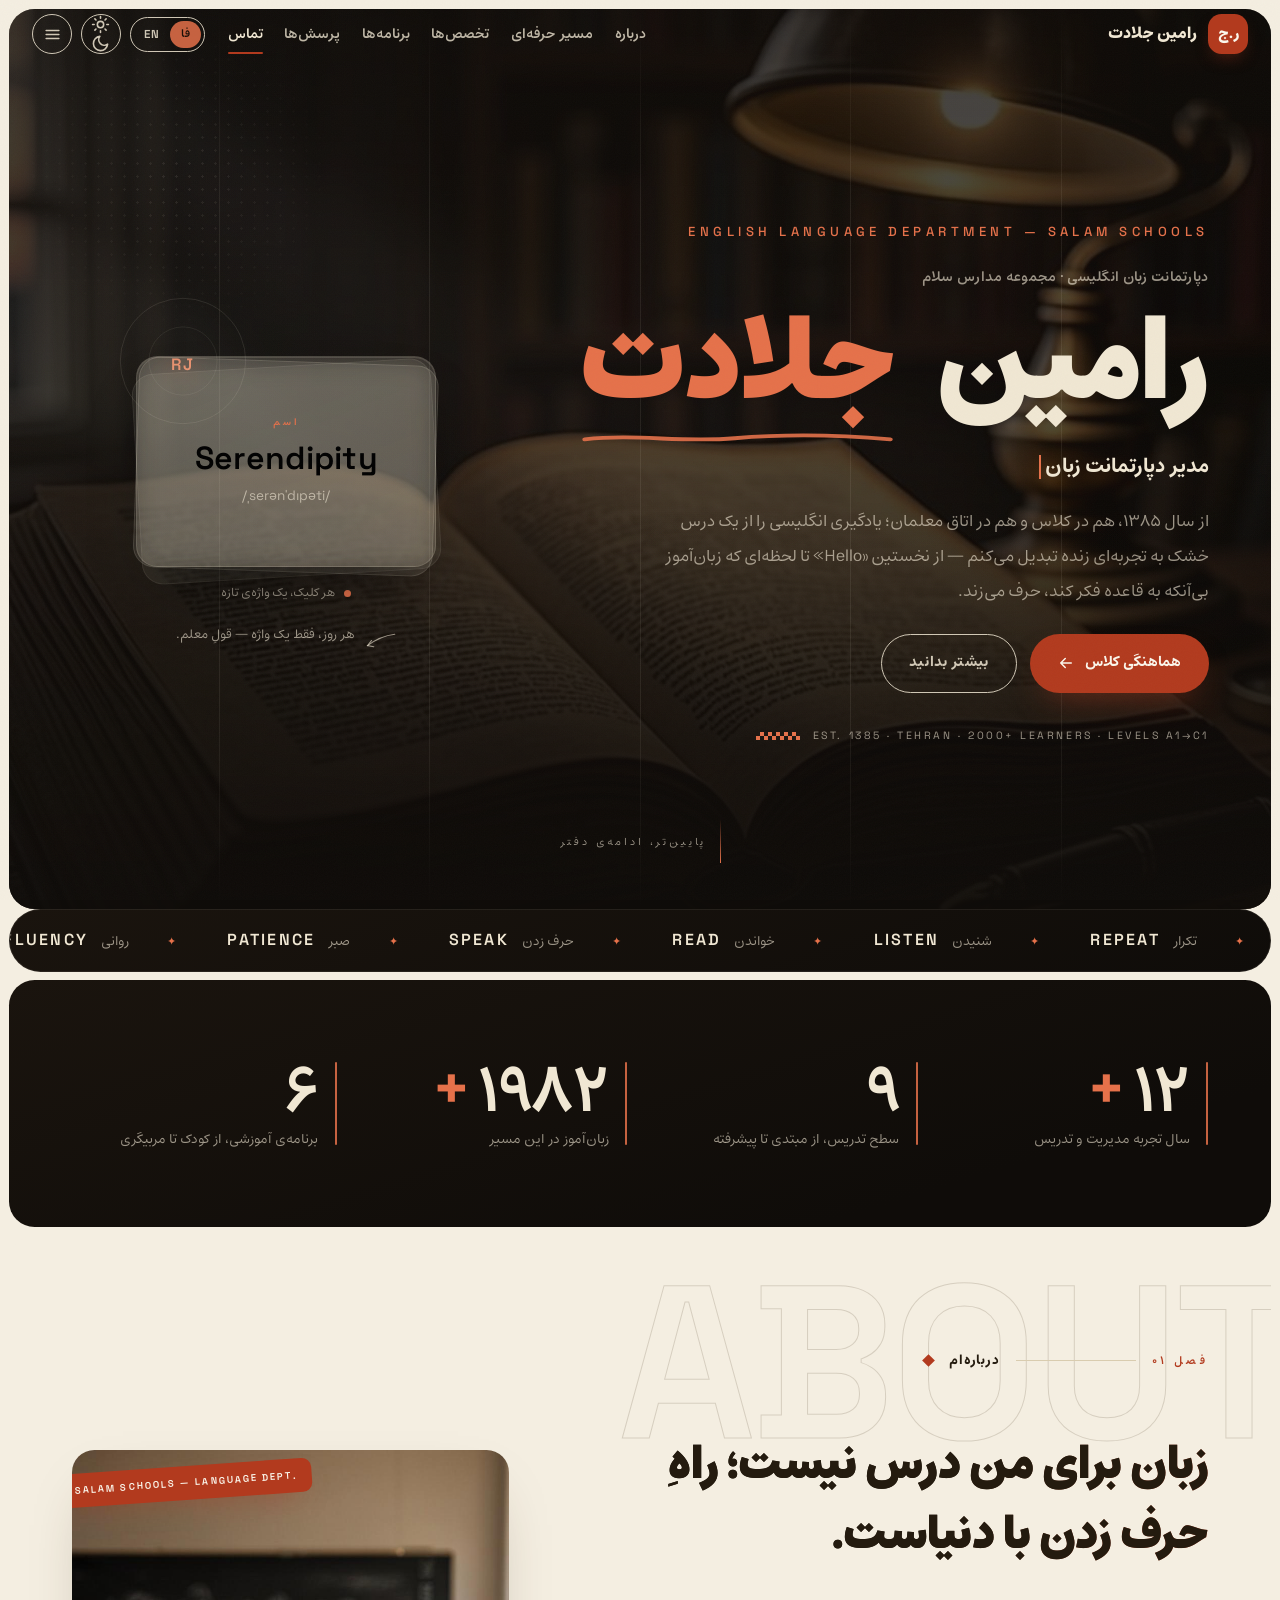
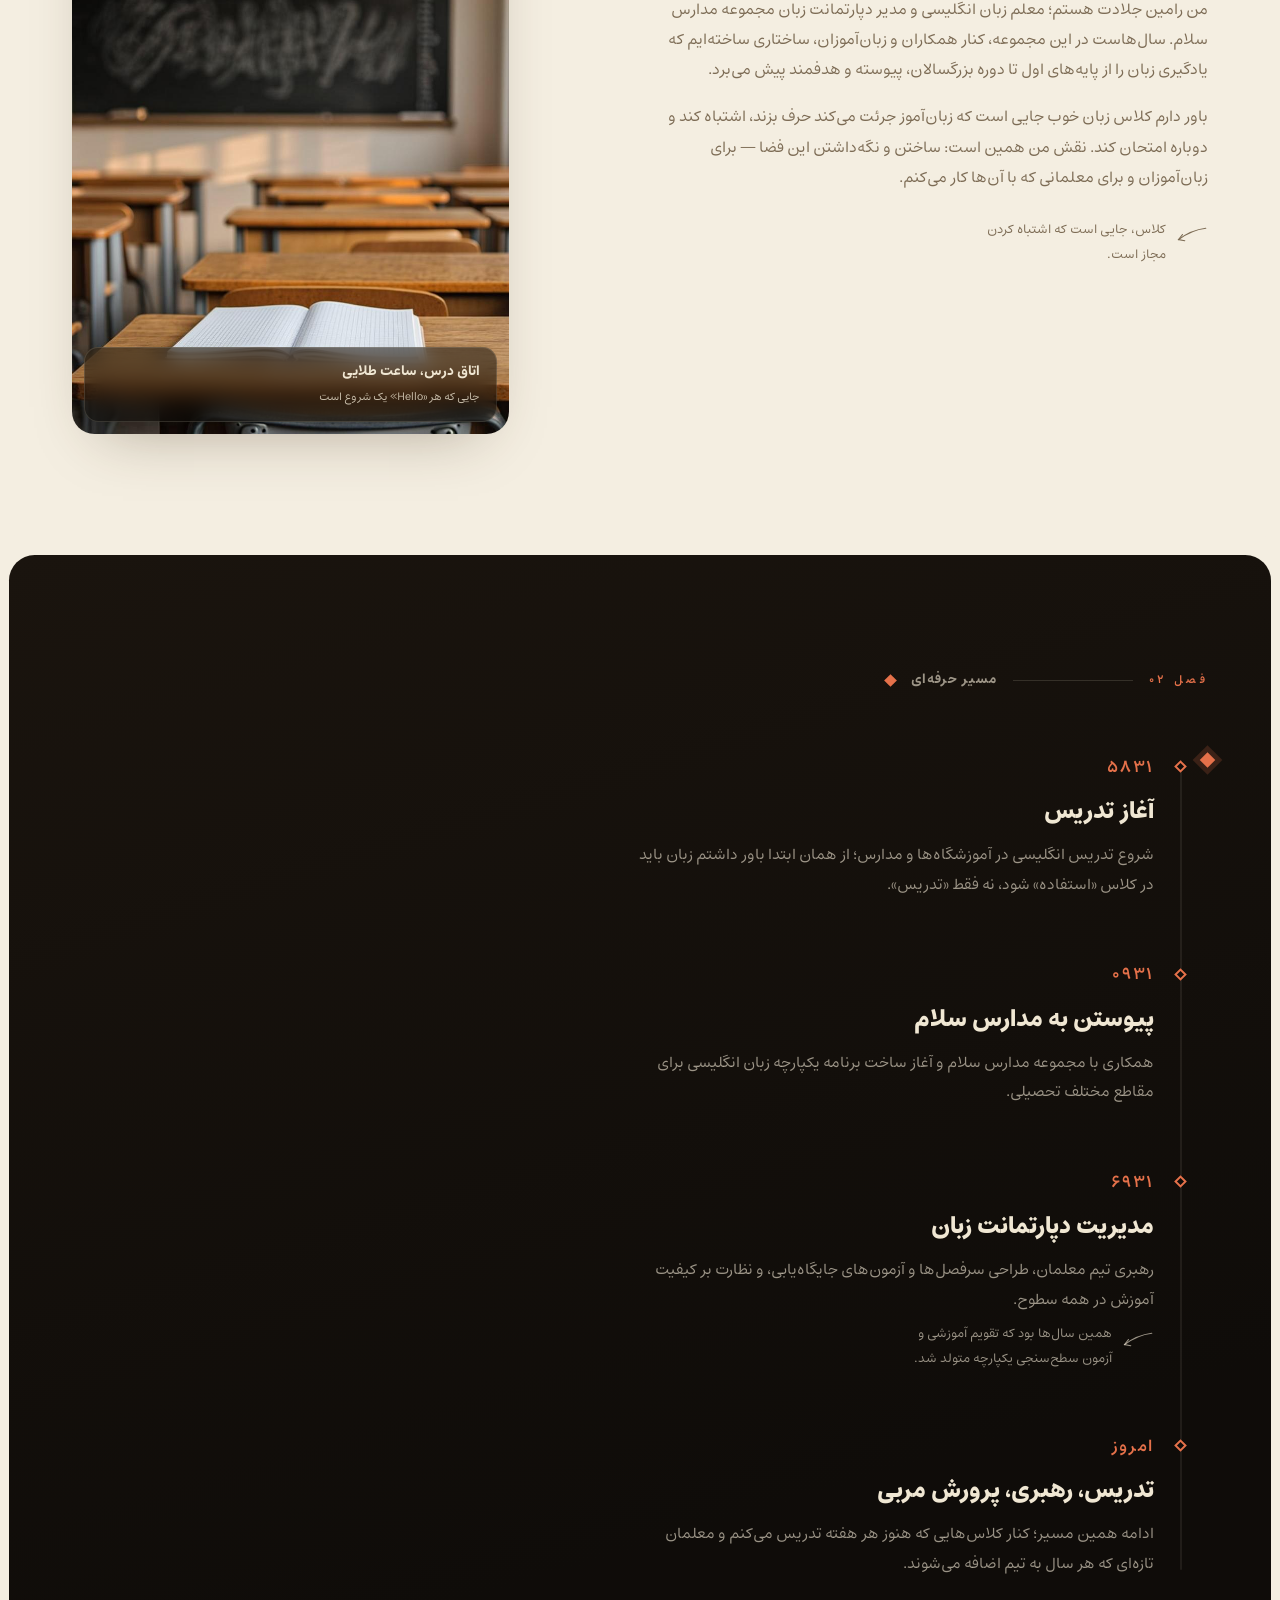
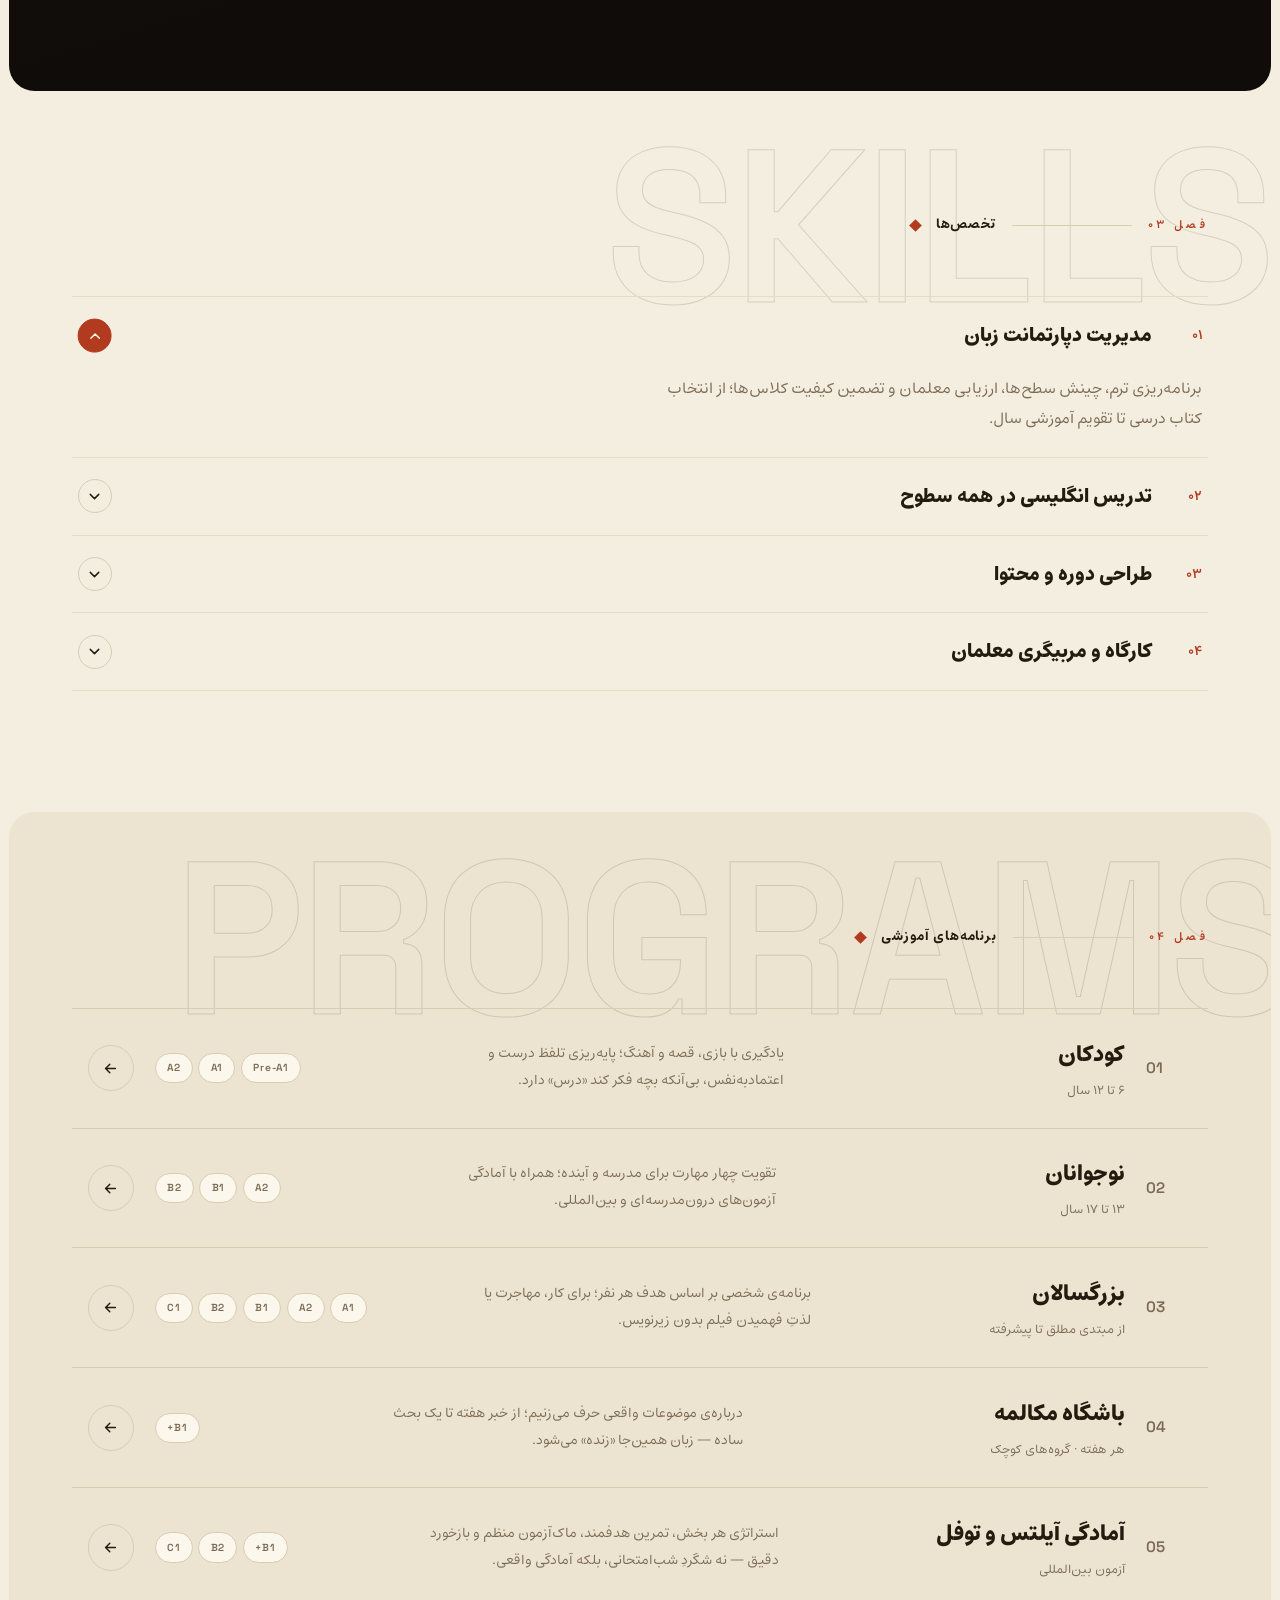
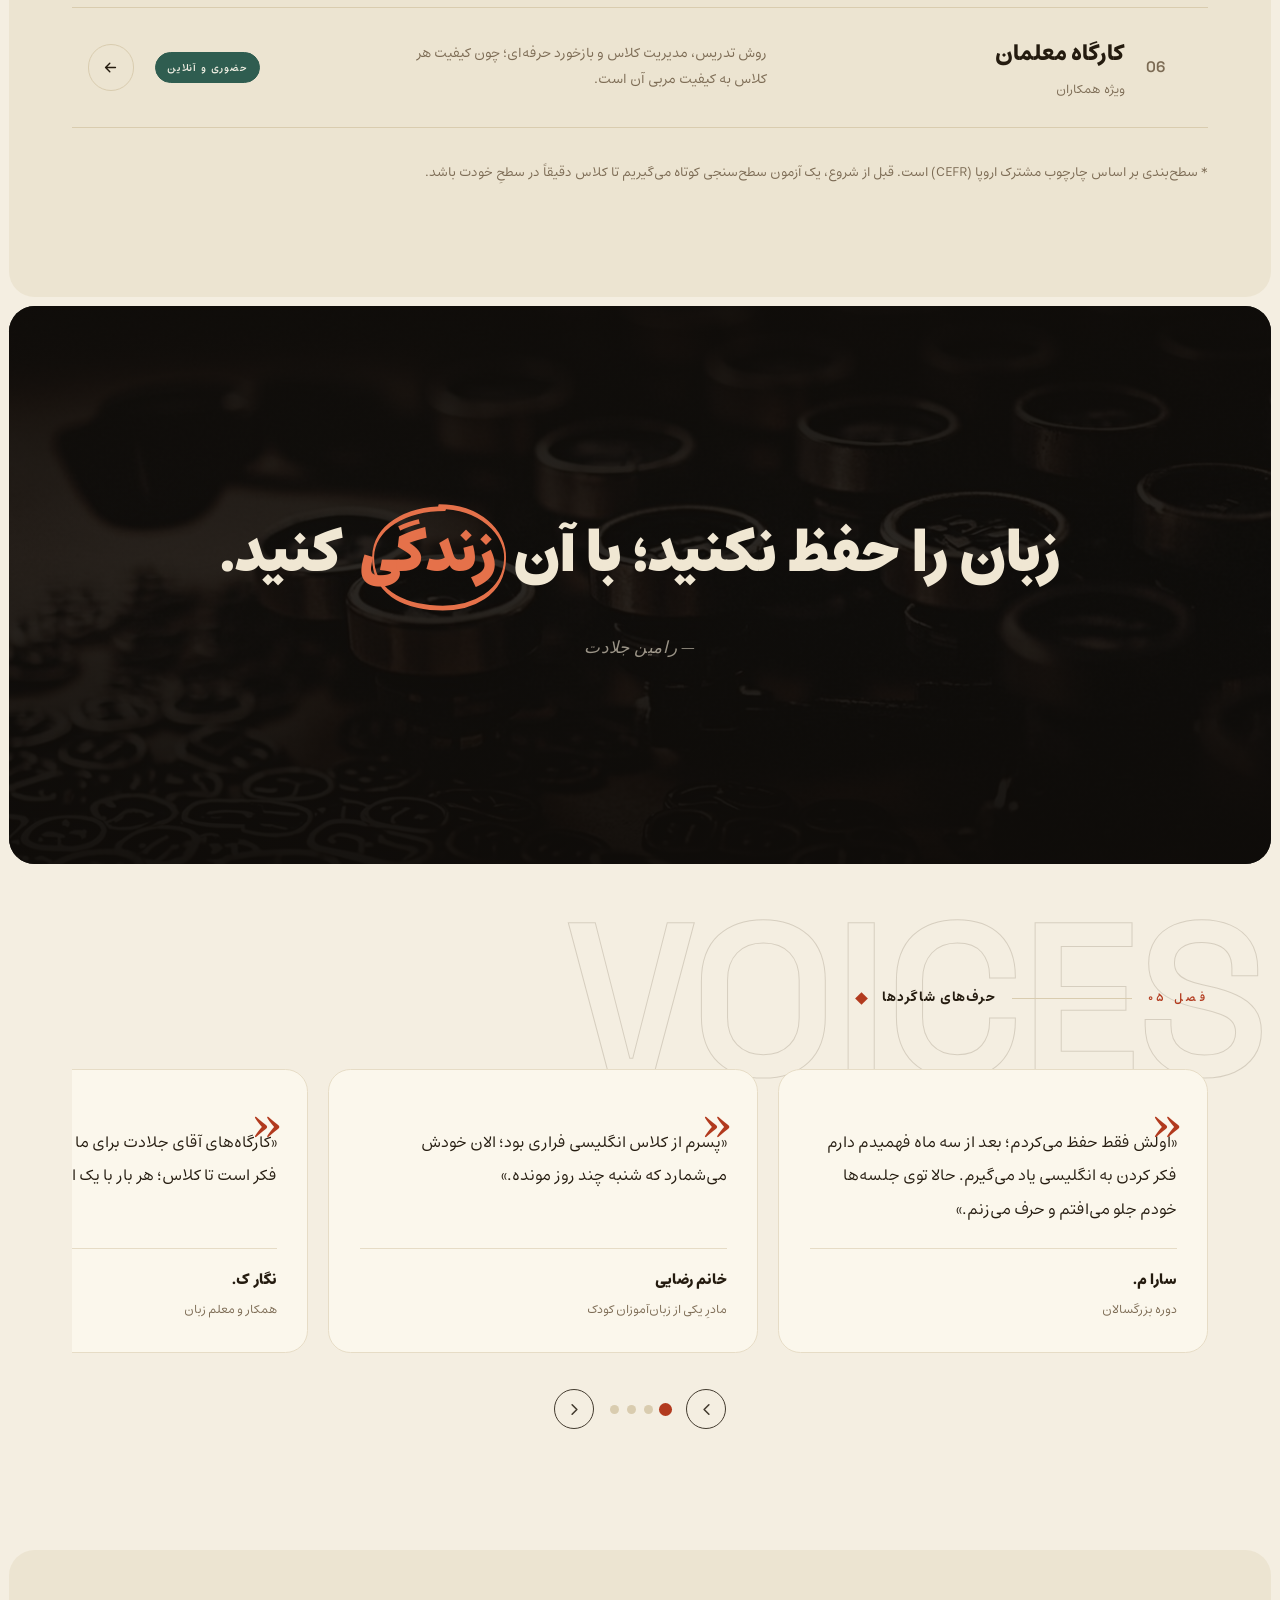
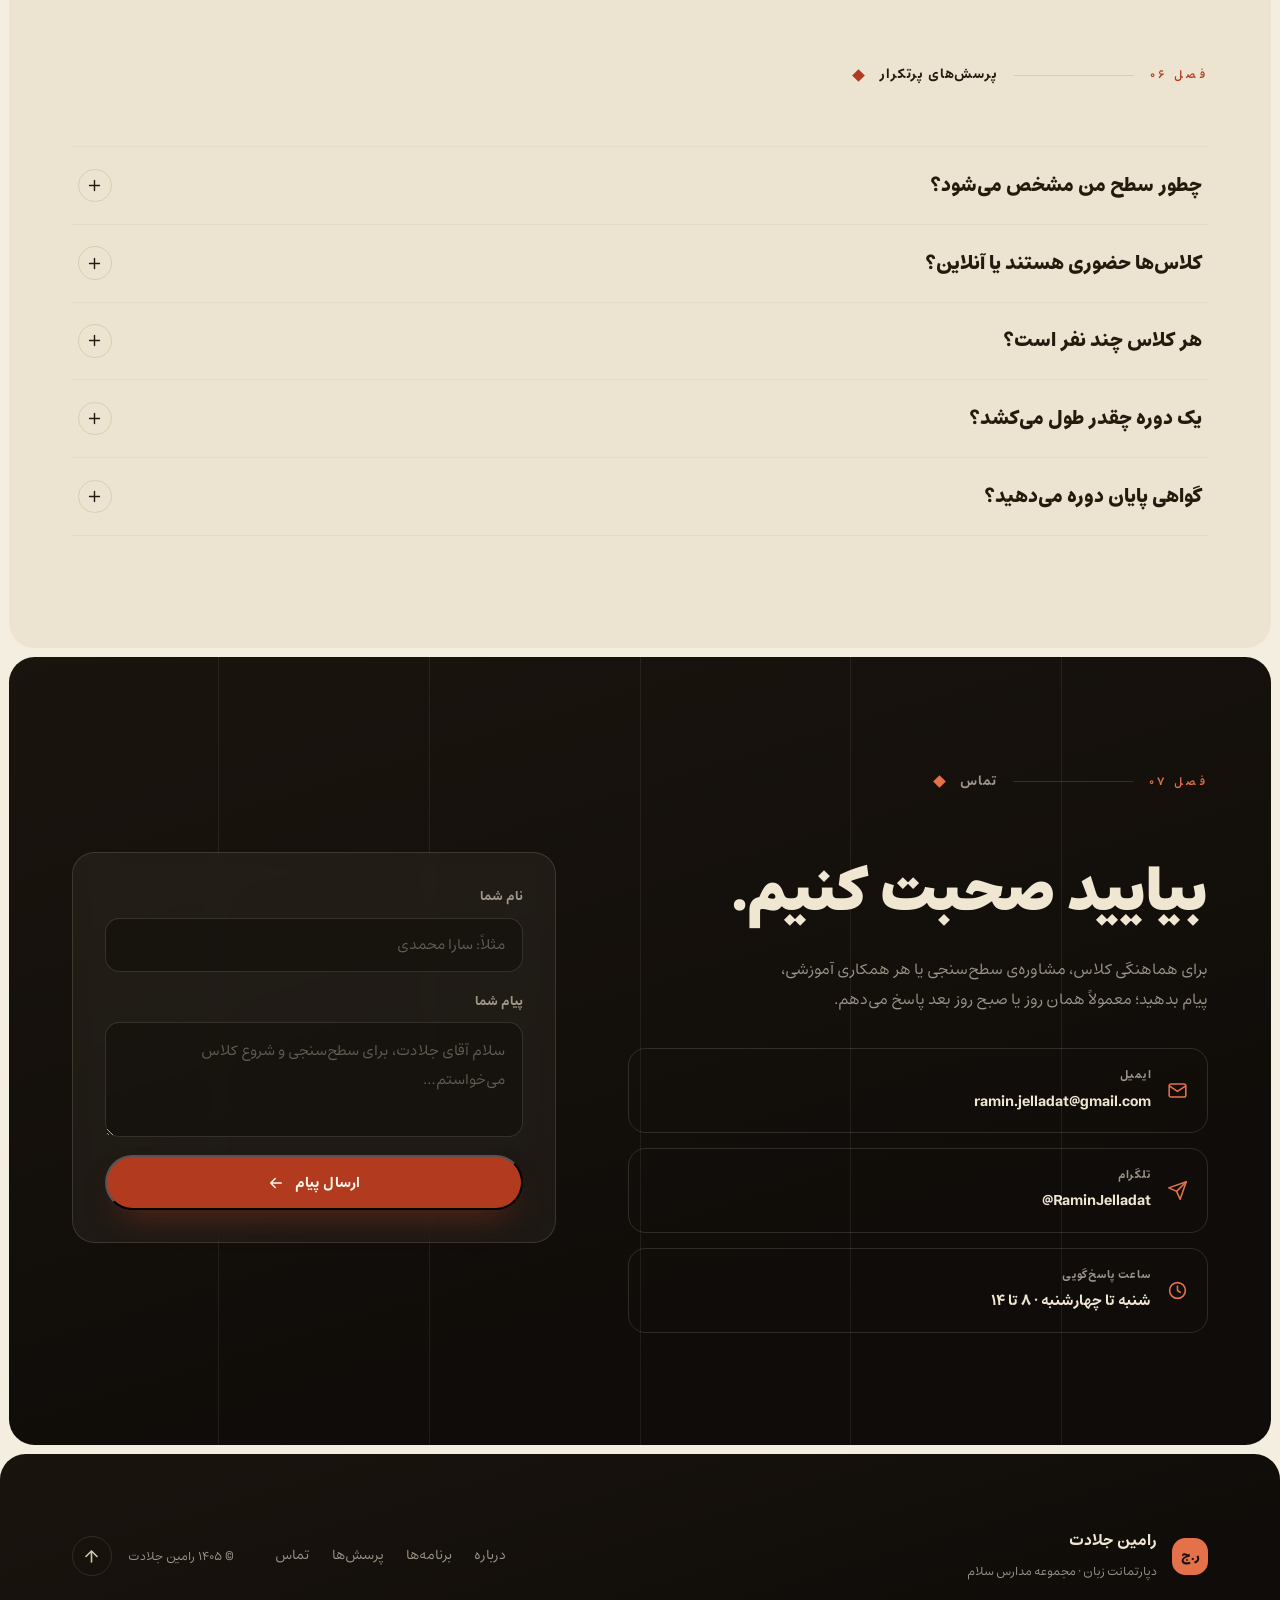
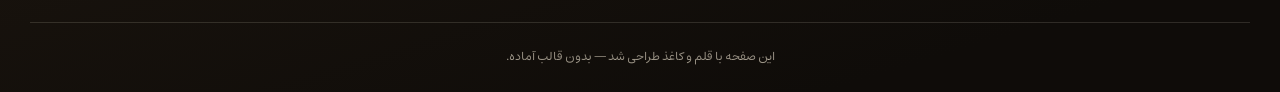
<file: index.html>
<!DOCTYPE html>
<html lang="fa" dir="rtl" data-theme="light">
<head>
<meta charset="UTF-8">
<meta name="viewport" content="width=device-width, initial-scale=1.0">
<title>رامین جلادت | دپارتمانت زبان مجموعه مدارس سلام</title>
<meta name="description" content="وب‌سایت شخصی رامین جلادت — معلم زبان انگلیسی و مدیر دپارتمانت زبان مجموعه مدارس سلام؛ تدریس در همه سطوح، طراحی دوره و مربیگری معلمان.">
<meta name="author" content="Ramin Jelladat">
<meta name="theme-color" content="#141110" media="(prefers-color-scheme: dark)">
<meta name="theme-color" content="#F4EEE1" media="(prefers-color-scheme: light)">
<link rel="canonical" href="https://ramin-djaladat.kdns.fr/">

<meta property="og:type" content="website">
<meta property="og:site_name" content="رامین جلادت">
<meta property="og:url" content="https://ramin-djaladat.kdns.fr/">
<meta property="og:title" content="رامین جلادت | دپارتمانت زبان مجموعه مدارس سلام">
<meta property="og:description" content="معلم زبان انگلیسی و مدیر دپارتمانت زبان مجموعه مدارس سلام — از کلاس درس تا طراحی برنامه درسی و مربیگری معلمان.">
<meta property="og:image" content="https://ramin-djaladat.kdns.fr/assets/img/photos/hero.jpg">
<meta property="og:locale" content="fa_IR">
<meta property="og:locale:alternate" content="en_US">
<meta name="twitter:card" content="summary_large_image">

<link rel="icon" type="image/svg+xml" href="assets/img/favicon.svg">
<link rel="manifest" href="site.webmanifest">
<link rel="apple-touch-icon" href="assets/img/apple-touch-icon.png">

<link rel="preconnect" href="https://fonts.googleapis.com">
<link rel="preconnect" href="https://fonts.gstatic.com" crossorigin>
<link rel="stylesheet" href="https://fonts.googleapis.com/css2?family=Space+Grotesk:wght@400;500;600&display=swap">

<link rel="preload" href="assets/fonts/Estedad-VF.woff2" as="font" type="font/woff2" crossorigin>
<link rel="preload" href="assets/fonts/Fraunces-Italic-VF.woff2" as="font" type="font/woff2" crossorigin>
<link rel="preload" href="assets/img/photos/hero.jpg" as="image">
<link rel="stylesheet" href="assets/css/main.css">

<script type="application/ld+json">
{
  "@context": "https://schema.org",
  "@type": "Person",
  "name": "رامین جلادت",
  "alternateName": "Ramin Jelladat",
  "jobTitle": "Head of English Language Department",
  "worksFor": {
    "@type": "EducationalOrganization",
    "name": "Salam Schools",
    "alternateName": "مجموعه مدارس سلام"
  },
  "email": "mailto:ramin.jelladat@gmail.com",
  "sameAs": ["https://t.me/RaminJelladat"],
  "url": "https://ramin-djaladat.kdns.fr/",
  "knowsLanguage": ["fa", "en"]
}
</script>
</head>
<body>

<!-- ═══ پرده‌ی ورود ═══ -->
<div class="loader" id="loader">
  <div class="loader-mark-group">
    <span class="loader-mark" dir="ltr">RAMIN&nbsp;JELLADAT</span>
    <span class="loader-sub" data-i18n="loader.sub">دپارتمانت زبان انگلیسی · مدارس سلام</span>
  </div>
  <span class="loader-checker" aria-hidden="true"></span>
  <div class="loader-foot">
    <span class="loader-pct" id="loaderPct" dir="ltr">0%</span>
    <span class="loader-meter" aria-hidden="true"><span class="loader-bar" id="loaderBar"></span></span>
    <span class="loader-est" dir="ltr">EST.&nbsp;1385</span>
  </div>
</div>

<a class="skip-link" href="#main" data-i18n="skip">پرش به محتوای اصلی</a>
<div class="progress" id="progress" aria-hidden="true"></div>
<div class="grain" aria-hidden="true"></div>
<div class="cursor-dot" id="cursorDot" aria-hidden="true"></div>
<div class="cursor-ring" id="cursorRing" aria-hidden="true"></div>

<header class="site-header" id="siteHeader">
  <div class="header-inner">
    <a href="#top" class="brand" aria-label="رامین جلادت — بازگشت به ابتدای صفحه">
      <span class="brand-mark" data-i18n="brand">ر.ج</span>
      <span class="brand-name" data-i18n="fullname">رامین جلادت</span>
    </a>
    <nav class="main-nav" aria-label="ناوبری اصلی">
      <a href="#about"    data-sec="about"    data-i18n="nav.about">درباره</a>
      <a href="#path"     data-sec="path"     data-i18n="nav.path">مسیر حرفه‌ای</a>
      <a href="#skills"   data-sec="skills"   data-i18n="nav.skills">تخصص‌ها</a>
      <a href="#programs" data-sec="programs" data-i18n="nav.programs">برنامه‌ها</a>
      <a href="#faq"      data-sec="faq"      data-i18n="nav.faq">پرسش‌ها</a>
      <a href="#contact"  data-sec="contact"  data-i18n="nav.contact">تماس</a>
    </nav>
    <div class="controls">
      <div class="lang-switch" role="group" aria-label="انتخاب زبان">
        <button type="button" data-lang="fa" class="on">فا</button>
        <button type="button" data-lang="en">EN</button>
      </div>
      <button type="button" class="icon-btn" id="themeToggle" aria-label="تغییر حالت روشن و تاریک">
        <svg class="ic-sun" viewBox="0 0 24 24" fill="none" stroke="currentColor" stroke-width="2" stroke-linecap="round" aria-hidden="true"><circle cx="12" cy="12" r="4"/><path d="M12 2v2M12 20v2M4.9 4.9l1.4 1.4M17.7 17.7l1.4 1.4M2 12h2M20 12h2M4.9 19.1l1.4-1.4M17.7 6.3l1.4-1.4"/></svg>
        <svg class="ic-moon" viewBox="0 0 24 24" fill="none" stroke="currentColor" stroke-width="2" stroke-linecap="round" stroke-linejoin="round" aria-hidden="true"><path d="M21 12.8A9 9 0 1 1 11.2 3a7 7 0 0 0 9.8 9.8Z"/></svg>
      </button>
      <button type="button" class="icon-btn menu-toggle" id="menuToggle" aria-label="منو" aria-expanded="false">
        <svg class="ic-menu" viewBox="0 0 24 24" fill="none" stroke="currentColor" stroke-width="2" stroke-linecap="round" aria-hidden="true"><path d="M4 7h16M4 12h16M4 17h16"/></svg>
        <svg class="ic-close" viewBox="0 0 24 24" fill="none" stroke="currentColor" stroke-width="2" stroke-linecap="round" aria-hidden="true"><path d="M6 6l12 12M18 6 6 18"/></svg>
      </button>
    </div>
  </div>
  <nav class="mobile-nav" id="mobileNav" aria-label="ناوبری موبایل">
    <a href="#about"    data-i18n="nav.about">درباره</a>
    <a href="#path"     data-i18n="nav.path">مسیر حرفه‌ای</a>
    <a href="#skills"   data-i18n="nav.skills">تخصص‌ها</a>
    <a href="#programs" data-i18n="nav.programs">برنامه‌ها</a>
    <a href="#voices"   data-i18n="nav.voices">حرف‌های شاگردها</a>
    <a href="#faq"      data-i18n="nav.faq">پرسش‌ها</a>
    <a href="#contact"  data-i18n="nav.contact">تماس</a>
  </nav>
</header>

<main id="main">

  <!-- ═══════════ هیرو · صحنه‌ی تاریک ═══════════ -->
  <div class="hero-slot" id="top">
    <section class="hero" id="hero">
      <div class="hero-bg" aria-hidden="true">
        <img src="assets/img/photos/hero.jpg" alt="" id="heroPhoto" fetchpriority="high">
        <span class="hero-veil"></span>
        <span class="hero-halftone"></span>
      </div>
      <div class="hero-lines" aria-hidden="true">
        <span></span><span></span><span></span><span></span><span></span>
      </div>

      <div class="container hero-grid">
        <div class="hero-text">
          <p class="hero-kicker-en" id="kickerEn" dir="ltr">ENGLISH LANGUAGE DEPARTMENT — SALAM SCHOOLS</p>
          <p class="kicker rise" style="--d:.15s"><span data-i18n="hero.kicker">دپارتمانت زبان انگلیسی · مجموعه مدارس سلام</span></p>
          <h1 class="hero-name" id="heroName" aria-label="رامین جلادت">
            <span class="w"><span class="wi" data-i18n="hero.name1">رامین</span></span>
            <span class="w accent-wrap"><span class="wi accent" data-i18n="hero.name2">جلادت</span>
              <svg class="ink-line" viewBox="0 0 220 14" aria-hidden="true" preserveAspectRatio="none"><path d="M4 9 C 40 4, 70 12, 108 8 S 180 5, 216 9" fill="none" stroke="currentColor" stroke-width="3.4" stroke-linecap="round"/></svg>
            </span>
          </h1>
          <p class="hero-role rise" style="--d:.55s"><span id="typed">مدیر دپارتمانت زبان</span><span class="caret" aria-hidden="true"></span></p>
          <p class="hero-desc rise" style="--d:.68s" data-i18n="hero.desc">از سال ۱۳۸۵، هم در کلاس و هم در اتاق معلمان؛ یادگیری انگلیسی را از یک درس خشک به تجربه‌ای زنده تبدیل می‌کنم — از نخستین «Hello» تا لحظه‌ای که زبان‌آموز بی‌آنکه به قاعده فکر کند، حرف می‌زند.</p>
          <div class="hero-ctas rise" style="--d:.8s">
            <a class="btn btn-solid" href="#contact">
              <span data-i18n="hero.cta1">هماهنگی کلاس</span>
              <svg viewBox="0 0 24 24" fill="none" stroke="currentColor" stroke-width="2" stroke-linecap="round" stroke-linejoin="round" aria-hidden="true"><path d="M5 12h14M13 6l6 6-6 6"/></svg>
            </a>
            <a class="btn btn-ghost" href="#about"><span data-i18n="hero.cta2">بیشتر بدانید</span></a>
          </div>
          <p class="hero-meta rise" style="--d:.95s" dir="ltr" aria-hidden="true">
            <span class="hm-checker"></span> EST. 1385 · TEHRAN · 2000+ LEARNERS · LEVELS A1→C1
          </p>
        </div>

        <div class="hero-side">
          <div class="deck-zone rise" style="--d:.7s">
            <svg class="seal" viewBox="0 0 240 240" aria-hidden="true">
              <defs>
                <path id="sealPath" d="M120,120 m -88,0 a 88,88 0 1,1 176,0 a 88,88 0 1,1 -176,0"/>
              </defs>
              <circle class="ring-outer" cx="120" cy="120" r="114" fill="none" stroke="currentColor" stroke-width="1.4"/>
              <circle class="ring-inner" cx="120" cy="120" r="62" fill="none" stroke="currentColor" stroke-width="1"/>
              <g class="seal-rotor">
                <text class="seal-text"><textPath href="#sealPath">ENGLISH LANGUAGE DEPT. • SALAM SCHOOLS • EST. 1385 •&#160;</textPath></text>
              </g>
              <text class="seal-mono" x="120" y="137" text-anchor="middle">RJ</text>
            </svg>
            <button type="button" class="deck" id="deck" aria-label="کارت واژه — برای واژه بعدی کلیک کنید">
              <span class="deck-card is-b2" aria-hidden="true"></span>
              <span class="deck-card is-b1" aria-hidden="true"></span>
              <span class="deck-card is-top" id="deckTop">
                <span class="deck-face deck-front">
                  <span class="deck-pos" id="deckPos">اسم</span>
                  <span class="deck-word" id="deckWord">Serendipity</span>
                  <span class="deck-ipa" id="deckIpa" dir="ltr">/ˌserənˈdipəti/</span>
                </span>
                <span class="deck-face deck-back">
                  <span class="deck-fa" id="deckFa">اتفاق خوشایندی که بی‌خبر سراغت می‌آید</span>
                  <span class="deck-ex" id="deckEx">مثل پیدا کردن کتابی که دنبالش نبودی.</span>
                </span>
              </span>
            </button>
            <p class="deck-hint"><span class="deck-hint-dot" aria-hidden="true"></span><span data-i18n="hero.deckHint">هر کلیک، یک واژه‌ی تازه</span></p>
          </div>
          <p class="margin-note rise" style="--d:.9s"><svg viewBox="0 0 60 30" class="mn-arrow" aria-hidden="true" fill="none" stroke="currentColor" stroke-width="2" stroke-linecap="round"><path d="M56 4 C 40 6, 24 12, 8 24"/><path d="M15 15 L 8 24 L 19 26"/></svg><span data-i18n="hero.note">هر روز، فقط یک واژه — قولِ معلم.</span></p>
        </div>
      </div>
      <div class="container scroll-hint" aria-hidden="true">
        <span class="vline"></span>
        <span data-i18n="hero.scroll">پایین‌تر، ادامه‌ی دفتر</span>
      </div>
    </section>
  </div>

  <!-- ═══════════ نوار واژه‌ها ═══════════ -->
  <div class="marquee" aria-hidden="true">
    <div class="marquee-track" id="marqueeTrack"></div>
  </div>

  <!-- ═══════════ باند آمار ═══════════ -->
  <section class="night stats-band" id="statsBand" aria-label="آمار">
    <div class="container">
      <div class="stats reveal" id="stats">
        <div class="stat">
          <span class="stat-num" data-count="12" data-plus="+">۰</span>
          <span class="stat-label" data-i18n="stats.s1">سال تجربه مدیریت و تدریس</span>
        </div>
        <div class="stat">
          <span class="stat-num" data-count="9">۰</span>
          <span class="stat-label" data-i18n="stats.s2">سطح تدریس، از مبتدی تا پیشرفته</span>
        </div>
        <div class="stat">
          <span class="stat-num" data-count="2000" data-plus="+">۰</span>
          <span class="stat-label" data-i18n="stats.s3">زبان‌آموز در این مسیر</span>
        </div>
        <div class="stat">
          <span class="stat-num" data-count="6">۰</span>
          <span class="stat-label" data-i18n="stats.s4">برنامه‌ی آموزشی، از کودک تا مربیگری</span>
        </div>
      </div>
    </div>
  </section>

  <!-- ═══════════ فصل ۰۱ · درباره ═══════════ -->
  <section id="about" class="paper">
    <span class="ghost-word" data-gx="-4" aria-hidden="true" dir="ltr">ABOUT</span>
    <div class="container">
      <header class="chapter reveal">
        <span class="chapter-no" data-i18n="about.num">فصل ۰۱</span>
        <span class="chapter-rule"></span>
        <span class="chapter-label" data-i18n="about.label">درباره‌ام</span>
        <span class="chapter-diamond" aria-hidden="true"></span>
      </header>

      <div class="about-grid">
        <div class="about-main">
          <h2 class="about-heading reveal" data-i18n="about.heading">زبان برای من درس نیست؛ راهِ حرف زدن با دنیاست.</h2>
          <div class="about-texts reveal">
            <p data-i18n="about.p1">من رامین جلادت هستم؛ معلم زبان انگلیسی و مدیر دپارتمانت زبان مجموعه مدارس سلام. سال‌هاست در این مجموعه، کنار همکاران و زبان‌آموزان، ساختاری ساخته‌ایم که یادگیری زبان را از پایه‌های اول تا دوره بزرگسالان، پیوسته و هدفمند پیش می‌برد.</p>
            <p data-i18n="about.p2">باور دارم کلاس زبان خوب جایی است که زبان‌آموز جرئت می‌کند حرف بزند، اشتباه کند و دوباره امتحان کند. نقش من همین است: ساختن و نگه‌داشتن این فضا — برای زبان‌آموزان و برای معلمانی که با آن‌ها کار می‌کنم.</p>
          </div>
          <p class="margin-note reveal"><svg viewBox="0 0 60 30" class="mn-arrow" aria-hidden="true" fill="none" stroke="currentColor" stroke-width="2" stroke-linecap="round"><path d="M56 4 C 40 6, 24 12, 8 24"/><path d="M15 15 L 8 24 L 19 26"/></svg><span data-i18n="about.note">کلاس، جایی است که اشتباه کردن مجاز است.</span></p>
        </div>
        <figure class="photo-tilt reveal">
          <img src="assets/img/photos/about.jpg" alt="کلاس زبان در نور غروب" loading="lazy">
          <figcaption class="glass-cap">
            <strong data-i18n="about.capT">اتاق درس، ساعت طلایی</strong>
            <span data-i18n="about.capD">جایی که هر «Hello» یک شروع است</span>
          </figcaption>
          <span class="photo-chip" dir="ltr" aria-hidden="true">SALAM SCHOOLS — LANGUAGE DEPT.</span>
        </figure>
      </div>
    </div>
  </section>

  <!-- ═══════════ فصل ۰۲ · مسیر حرفه‌ای ═══════════ -->
  <section id="path" class="night">
    <div class="container">
      <header class="chapter reveal">
        <span class="chapter-no" data-i18n="path.num">فصل ۰۲</span>
        <span class="chapter-rule"></span>
        <span class="chapter-label" data-i18n="path.label">مسیر حرفه‌ای</span>
        <span class="chapter-diamond" aria-hidden="true"></span>
      </header>

      <div class="timeline" id="timeline">
        <span class="t-rail" aria-hidden="true"><span class="t-thread" id="tThread"></span><span class="t-marker" id="tMarker"></span></span>
        <ol>
          <li class="t-item reveal">
            <span class="t-year split-chars" data-i18n="path.t1.year">۱۳۸۵</span>
            <h3 class="t-title" data-i18n="path.t1.title">آغاز تدریس</h3>
            <p class="t-text" data-i18n="path.t1.text">شروع تدریس انگلیسی در آموزشگاه‌ها و مدارس؛ از همان ابتدا باور داشتم زبان باید در کلاس «استفاده» شود، نه فقط «تدریس».</p>
          </li>
          <li class="t-item reveal">
            <span class="t-year split-chars" data-i18n="path.t2.year">۱۳۹۰</span>
            <h3 class="t-title" data-i18n="path.t2.title">پیوستن به مدارس سلام</h3>
            <p class="t-text" data-i18n="path.t2.text">همکاری با مجموعه مدارس سلام و آغاز ساخت برنامه یکپارچه زبان انگلیسی برای مقاطع مختلف تحصیلی.</p>
          </li>
          <li class="t-item reveal">
            <span class="t-year split-chars" data-i18n="path.t3.year">۱۳۹۶</span>
            <h3 class="t-title" data-i18n="path.t3.title">مدیریت دپارتمانت زبان</h3>
            <p class="t-text" data-i18n="path.t3.text">رهبری تیم معلمان، طراحی سرفصل‌ها و آزمون‌های جایگاه‌یابی، و نظارت بر کیفیت آموزش در همه سطوح.</p>
            <p class="margin-note t-note reveal"><svg viewBox="0 0 60 30" class="mn-arrow" aria-hidden="true" fill="none" stroke="currentColor" stroke-width="2" stroke-linecap="round"><path d="M56 4 C 40 6, 24 12, 8 24"/><path d="M15 15 L 8 24 L 19 26"/></svg><span data-i18n="path.note">همین سال‌ها بود که تقویم آموزشی و آزمون سطح‌سنجی یکپارچه متولد شد.</span></p>
          </li>
          <li class="t-item reveal">
            <span class="t-year split-chars" data-i18n="path.t4.year">امروز</span>
            <h3 class="t-title" data-i18n="path.t4.title">تدریس، رهبری، پرورش مربی</h3>
            <p class="t-text" data-i18n="path.t4.text">ادامه همین مسیر؛ کنار کلاس‌هایی که هنوز هر هفته تدریس می‌کنم و معلمان تازه‌ای که هر سال به تیم اضافه می‌شوند.</p>
          </li>
        </ol>
      </div>
    </div>
  </section>

  <!-- ═══════════ فصل ۰۳ · تخصص‌ها ═══════════ -->
  <section id="skills" class="paper">
    <span class="ghost-word" data-gx="4" aria-hidden="true" dir="ltr">SKILLS</span>
    <div class="container">
      <header class="chapter reveal">
        <span class="chapter-no" data-i18n="skills.num">فصل ۰۳</span>
        <span class="chapter-rule"></span>
        <span class="chapter-label" data-i18n="skills.label">تخصص‌ها</span>
        <span class="chapter-diamond" aria-hidden="true"></span>
      </header>

      <div class="acc" id="skillList">
        <div class="acc-item open">
          <h3 class="acc-h">
            <button type="button" class="acc-head" aria-expanded="true">
              <span class="acc-num">۰۱</span>
              <span class="acc-title" data-i18n="skills.k1.title">مدیریت دپارتمانت زبان</span>
              <span class="acc-icon" aria-hidden="true"><svg viewBox="0 0 24 24" width="17" height="17" fill="none" stroke="currentColor" stroke-width="2" stroke-linecap="round" stroke-linejoin="round"><path d="m6 9 6 6 6-6"/></svg></span>
            </button>
          </h3>
          <div class="acc-body"><div class="acc-body-in"><p data-i18n="skills.k1.text">برنامه‌ریزی ترم، چینش سطح‌ها، ارزیابی معلمان و تضمین کیفیت کلاس‌ها؛ از انتخاب کتاب درسی تا تقویم آموزشی سال.</p></div></div>
        </div>
        <div class="acc-item">
          <h3 class="acc-h">
            <button type="button" class="acc-head" aria-expanded="false">
              <span class="acc-num">۰۲</span>
              <span class="acc-title" data-i18n="skills.k2.title">تدریس انگلیسی در همه سطوح</span>
              <span class="acc-icon" aria-hidden="true"><svg viewBox="0 0 24 24" width="17" height="17" fill="none" stroke="currentColor" stroke-width="2" stroke-linecap="round" stroke-linejoin="round"><path d="m6 9 6 6 6-6"/></svg></span>
            </button>
          </h3>
          <div class="acc-body"><div class="acc-body-in"><p data-i18n="skills.k2.text">از مبتدی مطلق تا پیشرفته؛ با تمرکز بر مکالمه واقعی، واژگان کاربردی و همان اعتمادبه‌نفسی که زبان‌آموز را به حرف زدن می‌رساند.</p></div></div>
        </div>
        <div class="acc-item">
          <h3 class="acc-h">
            <button type="button" class="acc-head" aria-expanded="false">
              <span class="acc-num">۰۳</span>
              <span class="acc-title" data-i18n="skills.k3.title">طراحی دوره و محتوا</span>
              <span class="acc-icon" aria-hidden="true"><svg viewBox="0 0 24 24" width="17" height="17" fill="none" stroke="currentColor" stroke-width="2" stroke-linecap="round" stroke-linejoin="round"><path d="m6 9 6 6 6-6"/></svg></span>
            </button>
          </h3>
          <div class="acc-body"><div class="acc-body-in"><p data-i18n="skills.k3.text">ساخت سرفصل، آزمون‌های سطح‌سنجی و منابع تکمیلی، متناسب با سن و هدف هر گروه از زبان‌آموزان.</p></div></div>
        </div>
        <div class="acc-item">
          <h3 class="acc-h">
            <button type="button" class="acc-head" aria-expanded="false">
              <span class="acc-num">۰۴</span>
              <span class="acc-title" data-i18n="skills.k4.title">کارگاه و مربیگری معلمان</span>
              <span class="acc-icon" aria-hidden="true"><svg viewBox="0 0 24 24" width="17" height="17" fill="none" stroke="currentColor" stroke-width="2" stroke-linecap="round" stroke-linejoin="round"><path d="m6 9 6 6 6-6"/></svg></span>
            </button>
          </h3>
          <div class="acc-body"><div class="acc-body-in"><p data-i18n="skills.k4.text">کارگاه‌های روش تدریس، مشاهده کلاس و بازخورد حرفه‌ای؛ چون کیفیت هر کلاس به کیفیت مربی آن است.</p></div></div>
        </div>
      </div>
    </div>
  </section>

  <!-- ═══════════ فصل ۰۴ · برنامه‌ها ═══════════ -->
  <section id="programs" class="paper soft">
    <span class="ghost-word" data-gx="-3" aria-hidden="true" dir="ltr">PROGRAMS</span>
    <div class="container">
      <header class="chapter reveal">
        <span class="chapter-no" data-i18n="programs.num">فصل ۰۴</span>
        <span class="chapter-rule"></span>
        <span class="chapter-label" data-i18n="programs.label">برنامه‌های آموزشی</span>
        <span class="chapter-diamond" aria-hidden="true"></span>
      </header>

      <div class="prog-list" id="progList">
        <a class="p-row reveal" href="#contact" data-photo="assets/img/photos/kids.jpg">
          <span class="p-idx" dir="ltr">01</span>
          <span class="p-main">
            <span class="p-name" data-i18n="programs.p1.title">کودکان <i>Kids</i></span>
            <span class="p-meta" data-i18n="programs.p1.meta">۶ تا ۱۲ سال</span>
          </span>
          <span class="p-desc" data-i18n="programs.p1.desc">یادگیری با بازی، قصه و آهنگ؛ پایه‌ریزی تلفظ درست و اعتمادبه‌نفس، بی‌آنکه بچه فکر کند «درس» دارد.</span>
          <span class="p-chips"><span class="chip">Pre-A1</span><span class="chip">A1</span><span class="chip">A2</span></span>
          <span class="p-arrow" aria-hidden="true"><svg viewBox="0 0 24 24" fill="none" stroke="currentColor" stroke-width="2" stroke-linecap="round" stroke-linejoin="round"><path d="M5 12h14M13 6l6 6-6 6"/></svg></span>
        </a>
        <a class="p-row reveal" href="#contact" data-photo="assets/img/photos/teens.jpg">
          <span class="p-idx" dir="ltr">02</span>
          <span class="p-main">
            <span class="p-name" data-i18n="programs.p2.title">نوجوانان <i>Teens</i></span>
            <span class="p-meta" data-i18n="programs.p2.meta">۱۳ تا ۱۷ سال</span>
          </span>
          <span class="p-desc" data-i18n="programs.p2.desc">تقویت چهار مهارت برای مدرسه و آینده؛ همراه با آمادگی آزمون‌های درون‌مدرسه‌ای و بین‌المللی.</span>
          <span class="p-chips"><span class="chip">A2</span><span class="chip">B1</span><span class="chip">B2</span></span>
          <span class="p-arrow" aria-hidden="true"><svg viewBox="0 0 24 24" fill="none" stroke="currentColor" stroke-width="2" stroke-linecap="round" stroke-linejoin="round"><path d="M5 12h14M13 6l6 6-6 6"/></svg></span>
        </a>
        <a class="p-row reveal" href="#contact" data-photo="assets/img/photos/adults.jpg">
          <span class="p-idx" dir="ltr">03</span>
          <span class="p-main">
            <span class="p-name" data-i18n="programs.p3.title">بزرگسالان <i>Adults</i></span>
            <span class="p-meta" data-i18n="programs.p3.meta">از مبتدی مطلق تا پیشرفته</span>
          </span>
          <span class="p-desc" data-i18n="programs.p3.desc">برنامه‌ی شخصی بر اساس هدف هر نفر؛ برای کار، مهاجرت یا لذتِ فهمیدن فیلم بدون زیرنویس.</span>
          <span class="p-chips"><span class="chip">A1</span><span class="chip">A2</span><span class="chip">B1</span><span class="chip">B2</span><span class="chip">C1</span></span>
          <span class="p-arrow" aria-hidden="true"><svg viewBox="0 0 24 24" fill="none" stroke="currentColor" stroke-width="2" stroke-linecap="round" stroke-linejoin="round"><path d="M5 12h14M13 6l6 6-6 6"/></svg></span>
        </a>
        <a class="p-row reveal" href="#contact" data-photo="assets/img/photos/conversation.jpg">
          <span class="p-idx" dir="ltr">04</span>
          <span class="p-main">
            <span class="p-name" data-i18n="programs.p4.title">باشگاه مکالمه <i>Conversation</i></span>
            <span class="p-meta" data-i18n="programs.p4.meta">هر هفته · گروه‌های کوچک</span>
          </span>
          <span class="p-desc" data-i18n="programs.p4.desc">درباره‌ی موضوعات واقعی حرف می‌زنیم؛ از خبر هفته تا یک بحث ساده — زبان همین‌جا «زنده» می‌شود.</span>
          <span class="p-chips"><span class="chip">B1+</span></span>
          <span class="p-arrow" aria-hidden="true"><svg viewBox="0 0 24 24" fill="none" stroke="currentColor" stroke-width="2" stroke-linecap="round" stroke-linejoin="round"><path d="M5 12h14M13 6l6 6-6 6"/></svg></span>
        </a>
        <a class="p-row reveal" href="#contact" data-photo="assets/img/photos/ielts.jpg">
          <span class="p-idx" dir="ltr">05</span>
          <span class="p-main">
            <span class="p-name" data-i18n="programs.p5.title">آمادگی آیلتس و توفل <i>IELTS / TOEFL</i></span>
            <span class="p-meta" data-i18n="programs.p5.meta">آزمون بین‌المللی</span>
          </span>
          <span class="p-desc" data-i18n="programs.p5.desc">استراتژی هر بخش، تمرین هدفمند، ماک‌آزمون منظم و بازخورد دقیق — نه شگردِ شب‌امتحانی، بلکه آمادگی واقعی.</span>
          <span class="p-chips"><span class="chip">B1+</span><span class="chip">B2</span><span class="chip">C1</span></span>
          <span class="p-arrow" aria-hidden="true"><svg viewBox="0 0 24 24" fill="none" stroke="currentColor" stroke-width="2" stroke-linecap="round" stroke-linejoin="round"><path d="M5 12h14M13 6l6 6-6 6"/></svg></span>
        </a>
        <a class="p-row reveal" href="#contact" data-photo="assets/img/photos/training.jpg">
          <span class="p-idx" dir="ltr">06</span>
          <span class="p-main">
            <span class="p-name" data-i18n="programs.p6.title">کارگاه معلمان <i>Teacher Training</i></span>
            <span class="p-meta" data-i18n="programs.p6.meta">ویژه همکاران</span>
          </span>
          <span class="p-desc" data-i18n="programs.p6.desc">روش تدریس، مدیریت کلاس و بازخورد حرفه‌ای؛ چون کیفیت هر کلاس به کیفیت مربی آن است.</span>
          <span class="p-chips"><span class="chip chip-green" data-i18n="programs.p6.chip">حضوری و آنلاین</span></span>
          <span class="p-arrow" aria-hidden="true"><svg viewBox="0 0 24 24" fill="none" stroke="currentColor" stroke-width="2" stroke-linecap="round" stroke-linejoin="round"><path d="M5 12h14M13 6l6 6-6 6"/></svg></span>
        </a>
      </div>

      <figure class="float-photo" id="floatPhoto" aria-hidden="true">
        <img src="assets/img/photos/kids.jpg" alt="" id="floatImg">
        <figcaption class="glass-cap"><span id="floatCap" dir="auto"></span></figcaption>
      </figure>

      <p class="foot-note reveal" data-i18n="programs.note">* سطح‌بندی بر اساس چارچوب مشترک اروپا (CEFR) است. قبل از شروع، یک آزمون سطح‌سنجی کوتاه می‌گیریم تا کلاس دقیقاً در سطحِ خودت باشد.</p>
    </div>
  </section>

  <!-- ═══════════ نقل‌قول · صحنه‌ی تاریک ═══════════ -->
  <section id="quote" class="night quote-scene">
    <div class="quote-bg" aria-hidden="true">
      <img src="assets/img/photos/quote.jpg" alt="" loading="lazy">
      <span class="quote-veil"></span>
    </div>
    <div class="container reveal">
      <blockquote class="big-quote">
        <p class="split-words" id="quoteLine"><span data-i18n="quote.t1">زبان را حفظ نکنید؛ با آن</span> <span class="circled"><span data-i18n="quote.t2">زندگی</span><svg viewBox="0 0 200 70" aria-hidden="true" preserveAspectRatio="none"><path id="circlePath" d="M100 8 C 155 8, 190 22, 189 36 C 188 55, 145 64, 97 63 C 50 62, 10 54, 11 35 C 12 19, 55 9, 108 9" fill="none" stroke="currentColor" stroke-width="2.6" stroke-linecap="round"/></svg></span> <span data-i18n="quote.t3">کنید.</span></p>
        <cite data-i18n="quote.cite">— رامین جلادت</cite>
      </blockquote>
    </div>
  </section>

  <!-- ═══════════ فصل ۰۵ · حرف‌های شاگردها ═══════════ -->
  <section id="voices" class="paper">
    <span class="ghost-word" data-gx="3" aria-hidden="true" dir="ltr">VOICES</span>
    <div class="container">
      <header class="chapter reveal">
        <span class="chapter-no" data-i18n="voices.num">فصل ۰۵</span>
        <span class="chapter-rule"></span>
        <span class="chapter-label" data-i18n="voices.label">حرف‌های شاگردها</span>
        <span class="chapter-diamond" aria-hidden="true"></span>
      </header>

      <div class="voices-wrap reveal">
        <div class="voices-viewport" id="voicesViewport" tabindex="0" aria-label="نقل‌قول‌های زبان‌آموزان">
          <figure class="voice">
            <blockquote><p data-i18n="voices.q1.text">«اولش فقط حفظ می‌کردم؛ بعد از سه ماه فهمیدم دارم فکر کردن به انگلیسی یاد می‌گیرم. حالا توی جلسه‌ها خودم جلو می‌افتم و حرف می‌زنم.»</p></blockquote>
            <figcaption><span class="voice-who" data-i18n="voices.q1.who">سارا م.</span><span class="voice-tag" data-i18n="voices.q1.tag">دوره بزرگسالان</span></figcaption>
          </figure>
          <figure class="voice">
            <blockquote><p data-i18n="voices.q2.text">«پسرم از کلاس انگلیسی فراری بود؛ الان خودش می‌شمارد که شنبه چند روز مونده.»</p></blockquote>
            <figcaption><span class="voice-who" data-i18n="voices.q2.who">خانم رضایی</span><span class="voice-tag" data-i18n="voices.q2.tag">مادرِ یکی از زبان‌آموزان کودک</span></figcaption>
          </figure>
          <figure class="voice">
            <blockquote><p data-i18n="voices.q3.text">«کارگاه‌های آقای جلادت برای ما معلم‌ها بیشتر شبیه اتاق فکر است تا کلاس؛ هر بار با یک ابزار تازه بیرون می‌آییم.»</p></blockquote>
            <figcaption><span class="voice-who" data-i18n="voices.q3.who">نگار ک.</span><span class="voice-tag" data-i18n="voices.q3.tag">همکار و معلم زبان</span></figcaption>
          </figure>
          <figure class="voice">
            <blockquote><p data-i18n="voices.q4.text">«برای آیلتس دو بار نتیجه نگرفته بودم؛ بار سوم با برنامه‌ی درست و بازخورد دقیق، نمره‌ام به هدفم رسید.»</p></blockquote>
            <figcaption><span class="voice-who" data-i18n="voices.q4.who">امیرحسین ط.</span><span class="voice-tag" data-i18n="voices.q4.tag">دوره آمادگی آیلتس</span></figcaption>
          </figure>
        </div>
        <div class="voices-ctrl">
          <button type="button" class="icon-btn" id="voicesPrev" aria-label="نقل‌قول قبلی"><svg viewBox="0 0 24 24" fill="none" stroke="currentColor" stroke-width="2" stroke-linecap="round" stroke-linejoin="round" aria-hidden="true"><path d="m15 18-6-6 6-6"/></svg></button>
          <div class="voices-dots" id="voicesDots" role="tablist" aria-label="انتخاب نقل‌قول"></div>
          <button type="button" class="icon-btn" id="voicesNext" aria-label="نقل‌قول بعدی"><svg viewBox="0 0 24 24" fill="none" stroke="currentColor" stroke-width="2" stroke-linecap="round" stroke-linejoin="round" aria-hidden="true"><path d="m9 18 6-6-6-6"/></svg></button>
        </div>
      </div>
    </div>
  </section>

  <!-- ═══════════ فصل ۰۶ · پرسش‌های پرتکرار ═══════════ -->
  <section id="faq" class="paper soft">
    <div class="container">
      <header class="chapter reveal">
        <span class="chapter-no" data-i18n="faq.num">فصل ۰۶</span>
        <span class="chapter-rule"></span>
        <span class="chapter-label" data-i18n="faq.label">پرسش‌های پرتکرار</span>
        <span class="chapter-diamond" aria-hidden="true"></span>
      </header>

      <div class="acc acc-faq" id="faqList">
        <div class="acc-item">
          <h3 class="acc-h">
            <button type="button" class="acc-head" aria-expanded="false">
              <span class="acc-title" data-i18n="faq.f1.q">چطور سطح من مشخص می‌شود؟</span>
              <span class="acc-icon" aria-hidden="true"><svg viewBox="0 0 24 24" width="17" height="17" fill="none" stroke="currentColor" stroke-width="2" stroke-linecap="round"><path d="M12 5v14M5 12h14"/></svg></span>
            </button>
          </h3>
          <div class="acc-body"><div class="acc-body-in"><p data-i18n="faq.f1.a">با یک آزمون سطح‌سنجی کوتاه: چند سؤال نوشتاری به‌اضافه‌ی یک مصاحبه‌ی ده‌دقیقه‌ای. نتیجه و مسیر پیشنهادی همان روز اعلام می‌شود.</p></div></div>
        </div>
        <div class="acc-item">
          <h3 class="acc-h">
            <button type="button" class="acc-head" aria-expanded="false">
              <span class="acc-title" data-i18n="faq.f2.q">کلاس‌ها حضوری هستند یا آنلاین؟</span>
              <span class="acc-icon" aria-hidden="true"><svg viewBox="0 0 24 24" width="17" height="17" fill="none" stroke="currentColor" stroke-width="2" stroke-linecap="round"><path d="M12 5v14M5 12h14"/></svg></span>
            </button>
          </h3>
          <div class="acc-body"><div class="acc-body-in"><p data-i18n="faq.f2.a">هر دو. کلاس‌های کودک و نوجوان حضوری در مجموعه مدارس سلام برگزار می‌شوند؛ برای بزرگسالان و دوره‌ی مکالمه، امکان آنلاین هم هست.</p></div></div>
        </div>
        <div class="acc-item">
          <h3 class="acc-h">
            <button type="button" class="acc-head" aria-expanded="false">
              <span class="acc-title" data-i18n="faq.f3.q">هر کلاس چند نفر است؟</span>
              <span class="acc-icon" aria-hidden="true"><svg viewBox="0 0 24 24" width="17" height="17" fill="none" stroke="currentColor" stroke-width="2" stroke-linecap="round"><path d="M12 5v14M5 12h14"/></svg></span>
            </button>
          </h3>
          <div class="acc-body"><div class="acc-body-in"><p data-i18n="faq.f3.a">بین ۸ تا ۱۴ نفر. هرچه گروه کوچک‌تر باشد، هر نفر بیشتر حرف می‌زند — و این دقیقاً همان چیزی است که می‌خواهیم.</p></div></div>
        </div>
        <div class="acc-item">
          <h3 class="acc-h">
            <button type="button" class="acc-head" aria-expanded="false">
              <span class="acc-title" data-i18n="faq.f4.q">یک دوره چقدر طول می‌کشد؟</span>
              <span class="acc-icon" aria-hidden="true"><svg viewBox="0 0 24 24" width="17" height="17" fill="none" stroke="currentColor" stroke-width="2" stroke-linecap="round"><path d="M12 5v14M5 12h14"/></svg></span>
            </button>
          </h3>
          <div class="acc-body"><div class="acc-body-in"><p data-i18n="faq.f4.a">هر ترم حدوداً سه‌ماهه است؛ اما مسیر هر زبان‌آموز بر اساس هدفش تنظیم می‌شود، نه بر اساس یک جدول ثابت.</p></div></div>
        </div>
        <div class="acc-item">
          <h3 class="acc-h">
            <button type="button" class="acc-head" aria-expanded="false">
              <span class="acc-title" data-i18n="faq.f5.q">گواهی پایان دوره می‌دهید؟</span>
              <span class="acc-icon" aria-hidden="true"><svg viewBox="0 0 24 24" width="17" height="17" fill="none" stroke="currentColor" stroke-width="2" stroke-linecap="round"><path d="M12 5v14M5 12h14"/></svg></span>
            </button>
          </h3>
          <div class="acc-body"><div class="acc-body-in"><p data-i18n="faq.f5.a">بله؛ در پایان هر ترم گزارش پیشرفت فردی و گواهی مجموعه صادر می‌شود — به‌اضافه‌ی توصیه‌ی مشخص برای قدم بعدی.</p></div></div>
        </div>
      </div>
    </div>
  </section>

  <!-- ═══════════ فصل ۰۷ · تماس ═══════════ -->
  <section id="contact" class="night">
    <div class="contact-lines-bg" aria-hidden="true"><span></span><span></span><span></span><span></span><span></span></div>
    <div class="container">
      <header class="chapter reveal">
        <span class="chapter-no" data-i18n="contact.num">فصل ۰۷</span>
        <span class="chapter-rule"></span>
        <span class="chapter-label" data-i18n="contact.label">تماس</span>
        <span class="chapter-diamond" aria-hidden="true"></span>
      </header>

      <div class="contact-grid">
        <div class="reveal">
          <h2 class="contact-title split-words" data-i18n="contact.title">بیایید صحبت کنیم.</h2>
          <p class="contact-desc" data-i18n="contact.desc">برای هماهنگی کلاس، مشاوره‌ی سطح‌سنجی یا هر همکاری آموزشی، پیام بدهید؛ معمولاً همان روز یا صبح روز بعد پاسخ می‌دهم.</p>
          <div class="contact-lines">
            <a class="contact-item" href="mailto:ramin.jelladat@gmail.com">
              <svg viewBox="0 0 24 24" fill="none" stroke="currentColor" stroke-width="1.8" stroke-linecap="round" stroke-linejoin="round" aria-hidden="true"><rect x="2.5" y="4.5" width="19" height="15" rx="2"/><path d="m3 7 9 6 9-6"/></svg>
              <span><span class="c-label" data-i18n="contact.email">ایمیل</span><span dir="ltr">ramin.jelladat@gmail.com</span></span>
            </a>
            <a class="contact-item" href="https://t.me/RaminJelladat" target="_blank" rel="noopener">
              <svg viewBox="0 0 24 24" fill="none" stroke="currentColor" stroke-width="1.8" stroke-linecap="round" stroke-linejoin="round" aria-hidden="true"><path d="M22 2 11 13"/><path d="M22 2 15 22l-4-9-9-4Z"/></svg>
              <span><span class="c-label" data-i18n="contact.tg">تلگرام</span><span dir="ltr">@RaminJelladat</span></span>
            </a>
            <p class="contact-item is-static">
              <svg viewBox="0 0 24 24" fill="none" stroke="currentColor" stroke-width="1.8" stroke-linecap="round" stroke-linejoin="round" aria-hidden="true"><circle cx="12" cy="12" r="9"/><path d="M12 7v5l3 2"/></svg>
              <span><span class="c-label" data-i18n="contact.hours">ساعت پاسخ‌گویی</span><span data-i18n="contact.hoursVal">شنبه تا چهارشنبه · ۸ تا ۱۴</span></span>
            </p>
          </div>
        </div>

        <form class="form reveal" id="contactForm" novalidate>
          <div class="field">
            <label for="fName" data-i18n="form.name">نام شما</label>
            <input id="fName" name="name" type="text" required autocomplete="name" data-i18n-ph="form.namePh" placeholder="مثلاً: سارا محمدی">
          </div>
          <div class="field">
            <label for="fMsg" data-i18n="form.msg">پیام شما</label>
            <textarea id="fMsg" name="message" required data-i18n-ph="form.msgPh" placeholder="سلام آقای جلادت، برای سطح‌سنجی و شروع کلاس می‌خواستم…"></textarea>
          </div>
          <button class="btn btn-solid" type="submit">
            <span data-i18n="form.send">ارسال پیام</span>
            <svg viewBox="0 0 24 24" fill="none" stroke="currentColor" stroke-width="2" stroke-linecap="round" stroke-linejoin="round" aria-hidden="true"><path d="M5 12h14M13 6l6 6-6 6"/></svg>
          </button>
        </form>
      </div>
    </div>
  </section>
</main>

<footer class="night">
  <div class="container footer-in">
    <div class="footer-brand">
      <span class="brand-mark sm" data-i18n="brand">ر.ج</span>
      <div>
        <strong data-i18n="fullname">رامین جلادت</strong>
        <span class="footer-tag" data-i18n="footer.tag">دپارتمانت زبان · مجموعه مدارس سلام</span>
      </div>
    </div>
    <nav class="footer-nav" aria-label="ناوبری فوتر">
      <a href="#about" data-i18n="nav.about">درباره</a>
      <a href="#programs" data-i18n="nav.programs">برنامه‌ها</a>
      <a href="#faq" data-i18n="nav.faq">پرسش‌ها</a>
      <a href="#contact" data-i18n="nav.contact">تماس</a>
    </nav>
    <div class="footer-end">
      <span class="footer-copy" data-i18n="footer.copy">© رامین جلادت</span>
      <button type="button" class="icon-btn to-top" id="toTop" aria-label="بازگشت به بالای صفحه">
        <svg viewBox="0 0 24 24" fill="none" stroke="currentColor" stroke-width="2" stroke-linecap="round" stroke-linejoin="round" aria-hidden="true"><path d="M12 19V5M5 12l7-7 7 7"/></svg>
      </button>
    </div>
  </div>
  <div class="container footer-line">
    <span data-i18n="footer.made">این صفحه با قلم و کاغذ طراحی شد — بدون قالب آماده.</span>
  </div>
</footer>

<div class="toast" id="toast" role="status" aria-live="polite"></div>

<script src="assets/js/main.js"></script>
</body>
</html>
</file>
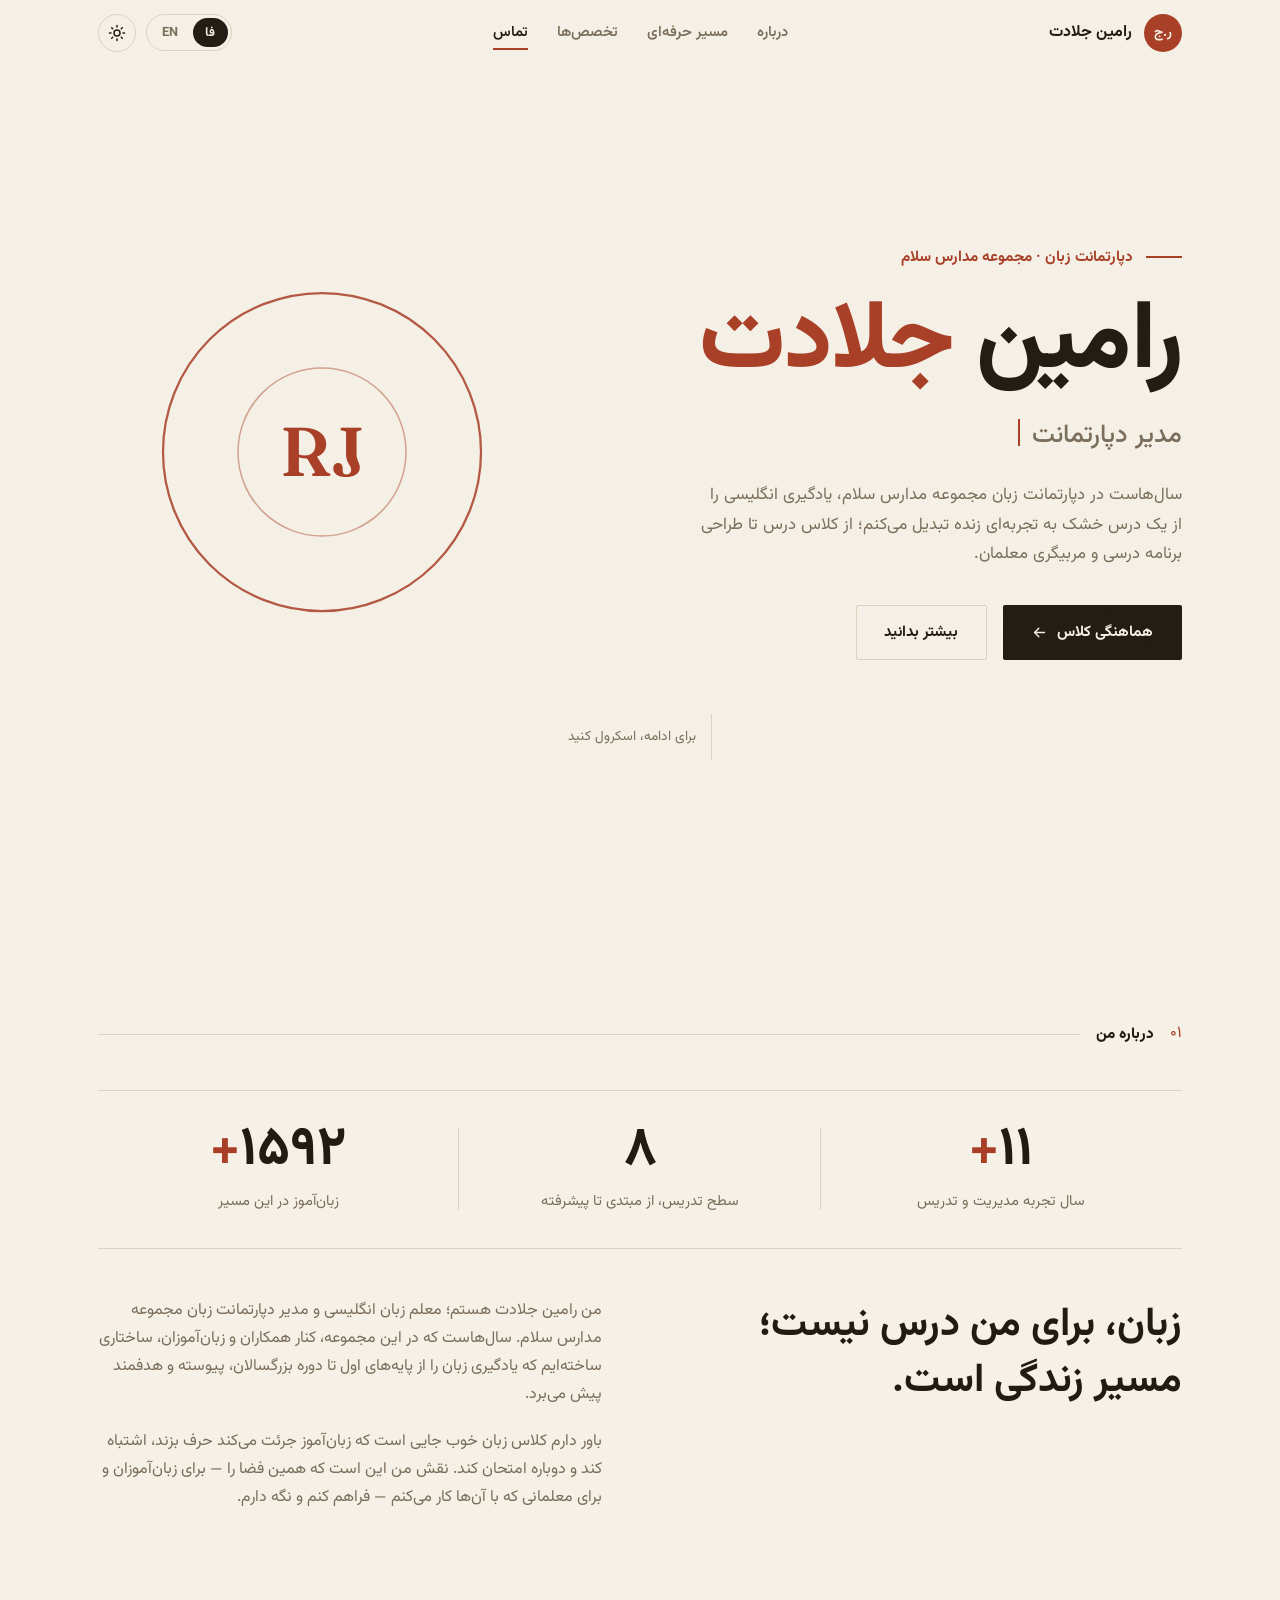
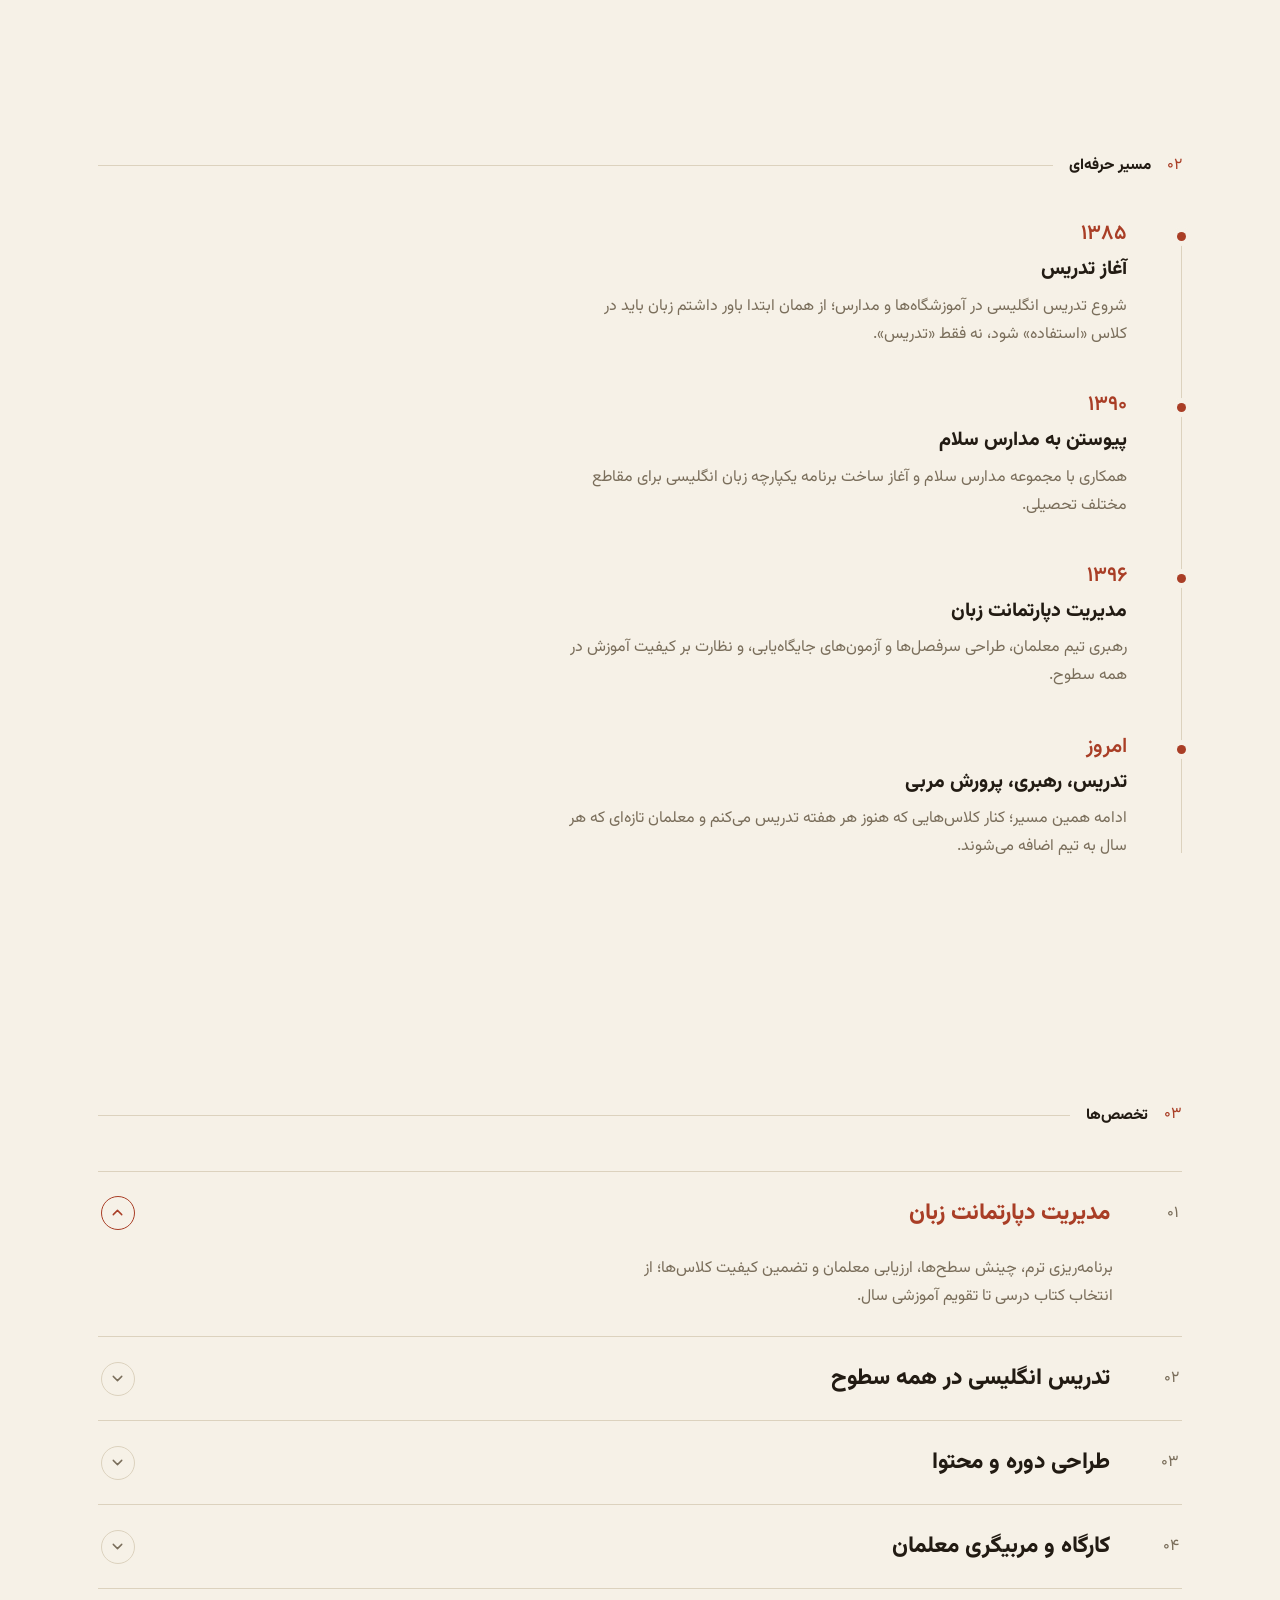
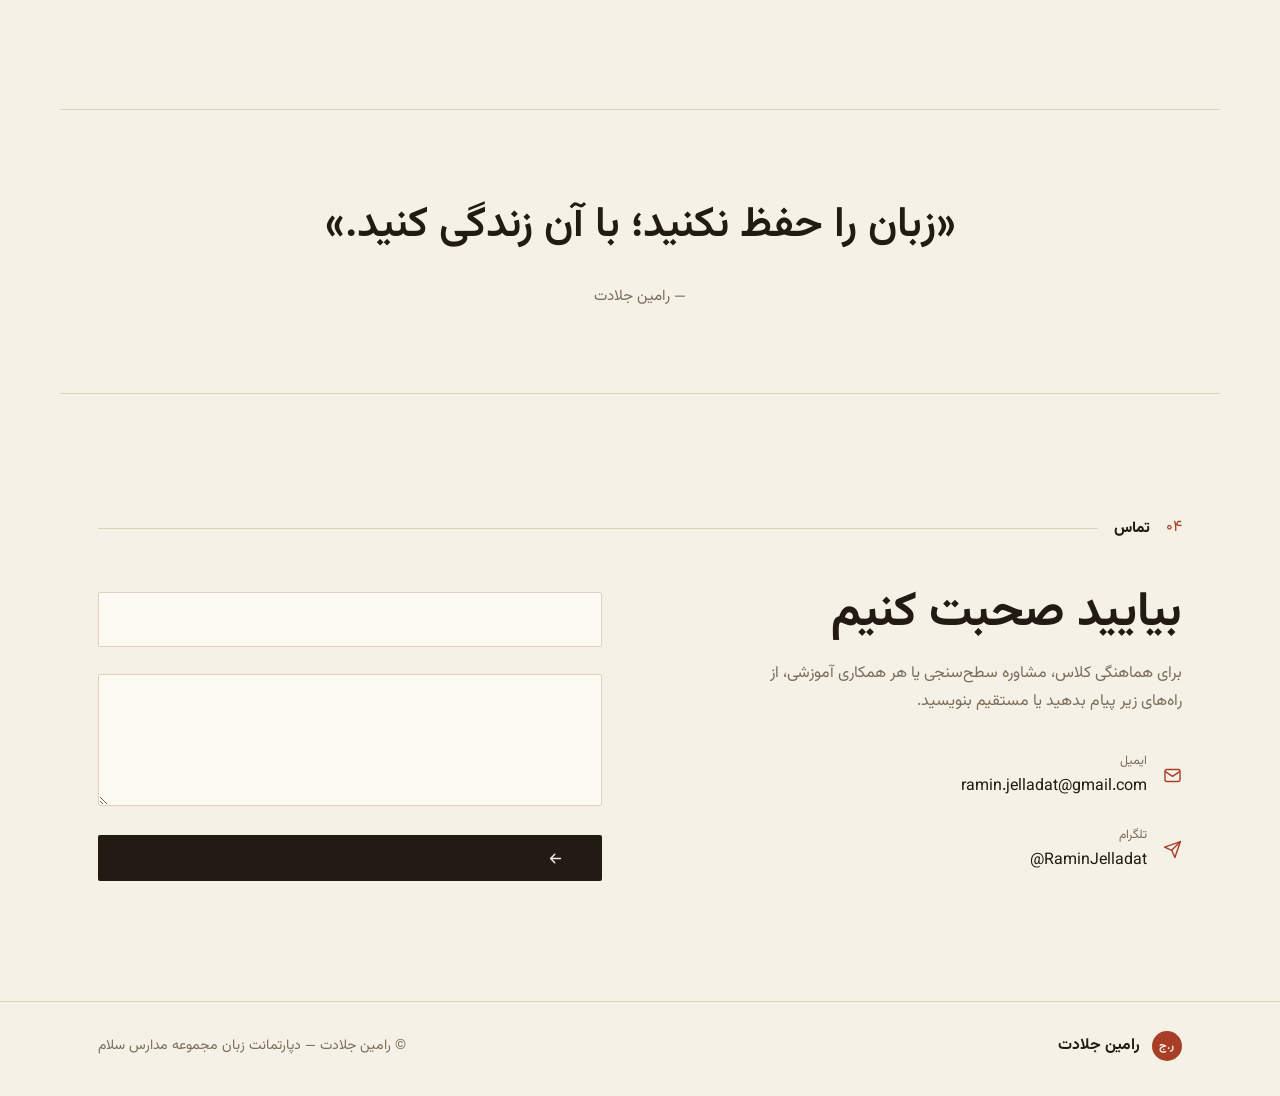
<file: upload/ramin.jaladat.html>
<!DOCTYPE html>
<html lang="fa" dir="rtl" data-theme="light">
<head>
<meta charset="UTF-8">
<meta name="viewport" content="width=device-width, initial-scale=1.0">
<title>رامین جلادت</title>
<link rel="preconnect" href="https://fonts.googleapis.com">
<link rel="preconnect" href="https://fonts.gstatic.com" crossorigin>
<link href="https://fonts.googleapis.com/css2?family=Archivo:wght@400;500;600;700&family=Fraunces:ital,opsz,wght@0,9..144,300..700;1,9..144,300..700&family=Vazirmatn:wght@100..900&display=swap" rel="stylesheet">
<style>
  /* ---------- متغیرهای تم ---------- */
  :root{
    --bg:#F6F1E7; --card:#FCFAF3; --ink:#221B13; --muted:#7A6E5B; --line:#DCD2BE;
    --accent:#A93E26; --accent-ink:#F6F1E7;
    --header-bg:rgba(246,241,231,.86);
    --font-display:'Fraunces',Georgia,serif;
    --font-body:'Archivo',Helvetica,Arial,sans-serif;
  }
  html[data-theme="dark"]{
    --bg:#161310; --card:#1E1A15; --ink:#EDE4D3; --muted:#9C8F7B; --line:#342C22;
    --accent:#D96C47; --accent-ink:#1B120B;
    --header-bg:rgba(22,19,16,.82);
  }
  html[lang="fa"]{ --font-display:'Vazirmatn','Fraunces',sans-serif; --font-body:'Vazirmatn',sans-serif; }

  *{margin:0;padding:0;box-sizing:border-box}
  html{scroll-behavior:smooth;scroll-padding-top:96px}
  body{
    background:var(--bg);color:var(--ink);
    font-family:var(--font-body);font-size:16px;line-height:1.75;
    -webkit-font-smoothing:antialiased;overflow-x:hidden;
  }
  ::selection{background:var(--accent);color:var(--accent-ink)}
  :focus-visible{outline:2px solid var(--accent);outline-offset:3px}
  ::-webkit-scrollbar{width:10px}
  ::-webkit-scrollbar-track{background:var(--bg)}
  ::-webkit-scrollbar-thumb{background:var(--line);border-radius:8px}
  ::-webkit-scrollbar-thumb:hover{background:var(--muted)}

  /* گذار نرم رنگ‌ها هنگام تعویض تم */
  body,.site-header,.mobile-nav,.skill,.skill-head,.btn,input,textarea,
  .contact-item,.stat,.seal,footer,.kicker,.vline,.t-item,.icon-btn,.lang-switch,.lang-switch button,.toast{
    transition:background-color .35s ease,color .35s ease,border-color .35s ease;
  }

  /* بافت کاغذی بسیار ظریف روی کل صفحه */
  .grain{
    position:fixed;inset:0;z-index:2000;pointer-events:none;opacity:.05;
    background-image:url("data:image/svg+xml,%3Csvg xmlns='http://www.w3.org/2000/svg' width='140' height='140'%3E%3Cfilter id='n'%3E%3CfeTurbulence type='fractalNoise' baseFrequency='0.9' numOctaves='2'/%3E%3C/filter%3E%3Crect width='140' height='140' filter='url(%23n)' opacity='0.55'/%3E%3C/svg%3E");
  }

  .container{max-width:1160px;margin-inline:auto;padding-inline:clamp(1.2rem,4vw,2.4rem)}
  section{padding-block:clamp(4.5rem,10vw,7.5rem)}
  #hero{padding-block:0}

  /* ---------- نوار پیشرفت اسکرول ---------- */
  .progress{
    position:fixed;top:0;inset-inline-start:0;width:100%;height:2px;z-index:1500;
    background:var(--accent);transform:scaleX(0);transform-origin:left;
  }
  html[dir="rtl"] .progress{transform-origin:right}

  /* ---------- هدر ---------- */
  .site-header{
    position:fixed;top:0;inset-inline:0;z-index:1000;
    border-bottom:1px solid transparent;
  }
  .site-header.scrolled{
    background:var(--header-bg);
    -webkit-backdrop-filter:blur(14px);backdrop-filter:blur(14px);
    border-bottom-color:var(--line);
  }
  .header-inner{
    max-width:1160px;margin-inline:auto;
    display:flex;align-items:center;justify-content:space-between;gap:1rem;
    padding:.85rem clamp(1.2rem,4vw,2.4rem);
  }
  .brand{display:flex;align-items:center;gap:.7rem;text-decoration:none;color:var(--ink)}
  .brand-mark{
    display:grid;place-items:center;width:38px;height:38px;border-radius:50%;
    background:var(--accent);color:var(--accent-ink);
    font-family:var(--font-display);font-weight:700;font-size:.85rem;line-height:1;
    transition:transform .3s ease;
  }
  .brand:hover .brand-mark{transform:rotate(-8deg) scale(1.06)}
  .brand-mark.sm{width:30px;height:30px;font-size:.7rem}
  .brand-name{font-family:var(--font-display);font-weight:700;font-size:1rem}

  .main-nav{display:flex;gap:1.8rem}
  .main-nav a{
    position:relative;color:var(--muted);text-decoration:none;
    font-size:.92rem;font-weight:600;padding-block:.3rem;transition:color .25s;
  }
  .main-nav a::after{
    content:'';position:absolute;bottom:0;inset-inline-start:0;width:100%;height:2px;
    background:var(--accent);transform:scaleX(0);transform-origin:center;transition:transform .3s ease;
  }
  .main-nav a:hover{color:var(--ink)}
  .main-nav a.active{color:var(--ink)}
  .main-nav a.active::after,.main-nav a:hover::after{transform:scaleX(1)}
  html[lang="en"] .main-nav a{text-transform:uppercase;font-size:.76rem;letter-spacing:.09em}

  .controls{display:flex;align-items:center;gap:.6rem}
  .lang-switch{display:flex;gap:2px;border:1px solid var(--line);border-radius:999px;padding:3px}
  .lang-switch button{
    border:0;background:transparent;color:var(--muted);cursor:pointer;
    font-family:var(--font-body);font-weight:700;font-size:.8rem;
    padding:.3rem .78rem;border-radius:999px;
  }
  .lang-switch button.on{background:var(--ink);color:var(--bg)}
  .icon-btn{
    position:relative;display:grid;place-items:center;width:38px;height:38px;
    border-radius:50%;border:1px solid var(--line);background:transparent;
    color:var(--ink);cursor:pointer;
  }
  .icon-btn:hover{border-color:var(--accent);color:var(--accent)}
  .icon-btn svg{width:18px;height:18px;grid-area:1/1;transition:opacity .35s ease,transform .45s ease}
  #themeToggle .moon{opacity:0;transform:rotate(-90deg) scale(.5)}
  html[data-theme="dark"] #themeToggle .sun{opacity:0;transform:rotate(90deg) scale(.5)}
  html[data-theme="dark"] #themeToggle .moon{opacity:1;transform:none}
  .menu-toggle{display:none}
  .menu-toggle .ic-close{display:none}
  .menu-toggle.open .ic-close{display:block}
  .menu-toggle.open .ic-menu{display:none}

  .mobile-nav{display:none}
  @media(max-width:860px){
    .main-nav{display:none}
    .menu-toggle{display:grid}
    .mobile-nav.open{
      display:flex;flex-direction:column;
      padding:.4rem 1.4rem 1rem;border-bottom:1px solid var(--line);
      background:var(--header-bg);
      -webkit-backdrop-filter:blur(14px);backdrop-filter:blur(14px);
    }
    .mobile-nav a{
      padding:.85rem .1rem;color:var(--ink);text-decoration:none;font-weight:600;
      border-bottom:1px solid var(--line);
    }
    .mobile-nav a:last-child{border-bottom:0}
  }
  @media(min-width:861px){.mobile-nav{display:none!important}}

  /* ---------- هیرو ---------- */
  #hero{min-height:100svh;display:flex;flex-direction:column;justify-content:center;padding-top:6.5rem}
  .hero-grid{display:grid;grid-template-columns:1.15fr .85fr;gap:2rem;align-items:center;width:100%}
  .kicker{
    display:flex;align-items:center;gap:.8rem;color:var(--accent);
    font-weight:700;font-size:.95rem;margin-bottom:1.4rem;
  }
  .kicker::before{content:'';width:36px;height:2px;background:var(--accent);flex-shrink:0}
  .hero-name{
    font-family:var(--font-display);font-weight:800;
    font-size:clamp(3.1rem,8.5vw,6rem);line-height:1.08;letter-spacing:-.01em;
  }
  html[lang="en"] .hero-name{font-weight:600}
  html[lang="en"] .hero-name .accent{font-style:italic}
  .hero-name .accent{color:var(--accent)}
  .hero-role{min-height:1.7em;margin-top:1.1rem;font-size:clamp(1.2rem,2.6vw,1.6rem);color:var(--muted);font-weight:500}
  html[lang="en"] .hero-role{font-family:var(--font-display);font-style:italic}
  .caret{
    display:inline-block;width:2px;height:1.05em;background:var(--accent);
    margin-inline-start:5px;vertical-align:-.14em;animation:blink 1s steps(1) infinite;
  }
  @keyframes blink{50%{opacity:0}}
  .hero-desc{margin-top:1.4rem;max-width:54ch;color:var(--muted);font-size:1.05rem}
  .hero-ctas{display:flex;flex-wrap:wrap;gap:1rem;margin-top:2.2rem}

  .btn{
    display:inline-flex;align-items:center;gap:.6rem;
    padding:.85rem 1.7rem;border:1px solid transparent;border-radius:2px;
    font-family:var(--font-body);font-weight:700;font-size:.95rem;
    text-decoration:none;cursor:pointer;
    transition:transform .25s ease,background-color .25s,color .25s,border-color .25s;
  }
  .btn svg{width:17px;height:17px}
  html[dir="rtl"] .btn svg{transform:scaleX(-1)}
  .btn-solid{background:var(--ink);color:var(--bg)}
  .btn-solid:hover{background:var(--accent);color:var(--accent-ink);transform:translateY(-2px)}
  .btn-ghost{border-color:var(--line);color:var(--ink)}
  .btn-ghost:hover{border-color:var(--accent);color:var(--accent);transform:translateY(-2px)}
  html[lang="en"] .btn{text-transform:uppercase;letter-spacing:.06em;font-size:.8rem}

  /* مهر چرخان */
  .hero-seal{display:flex;justify-content:center;color:var(--accent)}
  .seal{width:min(330px,78vw);height:auto;overflow:visible}
  .seal .ring-outer{opacity:.85}
  .seal .ring-inner{opacity:.45}
  .seal-rotor{animation:spin 42s linear infinite;transform-box:fill-box;transform-origin:center}
  @keyframes spin{to{transform:rotate(360deg)}}
  .seal-text{
    font-family:'Archivo',sans-serif;font-size:12.5px;letter-spacing:2.6px;
    fill:currentColor;opacity:.8;
  }
  .seal-mono{font-family:'Fraunces',serif;font-size:46px;font-weight:600;fill:currentColor}

  .scroll-hint{
    display:flex;align-items:center;gap:.95rem;color:var(--muted);
    font-size:.85rem;margin-top:clamp(2.5rem,6vh,4.5rem);
  }
  .vline{position:relative;width:1px;height:46px;background:var(--line);overflow:hidden;flex-shrink:0}
  .vline::after{
    content:'';position:absolute;inset-inline:0;top:-100%;height:100%;
    background:var(--accent);animation:drip 2.2s ease-in-out infinite;
  }
  @keyframes drip{0%{top:-100%}65%,100%{top:100%}}

  /* ---------- سرصفحه‌ی بخش‌ها ---------- */
  .sec-head{display:flex;align-items:center;gap:1rem;margin-bottom:2.6rem}
  .sec-num{font-family:var(--font-display);font-style:italic;color:var(--accent);font-size:1rem}
  html[lang="fa"] .sec-num{font-style:normal}
  .sec-label{font-weight:800;font-size:.95rem}
  html[lang="en"] .sec-label{text-transform:uppercase;letter-spacing:.16em;font-size:.78rem}
  .sec-line{flex:1;height:1px;background:var(--line)}

  /* ---------- آمار ---------- */
  .stats{display:grid;grid-template-columns:repeat(3,1fr);border-block:1px solid var(--line)}
  .stat{position:relative;padding:2.1rem 1rem;text-align:center}
  .stat + .stat::before{
    content:'';position:absolute;inset-inline-start:0;top:24%;bottom:24%;
    width:1px;background:var(--line);
  }
  .stat-num{display:block;font-family:var(--font-display);font-weight:700;font-size:clamp(2.2rem,5vw,3.4rem);line-height:1}
  .stat-num .plus{color:var(--accent)}
  .stat-label{display:block;margin-top:.65rem;color:var(--muted);font-size:.92rem}

  /* ---------- درباره ---------- */
  .about-grid{display:grid;grid-template-columns:1fr 1fr;gap:clamp(2rem,6vw,5rem);margin-top:3rem}
  .about-heading{
    font-family:var(--font-display);font-weight:700;
    font-size:clamp(1.7rem,3.4vw,2.5rem);line-height:1.4;
  }
  .about-texts p{color:var(--muted);margin-bottom:1.15rem}
  .about-texts p:last-child{margin-bottom:0}

  /* ---------- تایم‌لاین ---------- */
  .timeline{position:relative;margin-top:.5rem}
  .timeline::before{
    content:'';position:absolute;inset-inline-start:0;top:8px;bottom:8px;
    width:1px;background:var(--line);
  }
  .t-item{position:relative;padding-inline-start:clamp(2.2rem,5vw,3.4rem);padding-bottom:2.7rem}
  .t-item:last-child{padding-bottom:0}
  .t-item::before{
    content:'';position:absolute;inset-inline-start:-4px;top:11px;
    width:9px;height:9px;border-radius:50%;background:var(--accent);
    box-shadow:0 0 0 5px var(--bg);
  }
  .t-year{display:block;font-family:var(--font-display);font-style:italic;color:var(--accent);font-size:1.3rem;font-weight:600;line-height:1.3}
  html[lang="fa"] .t-year{font-style:normal}
  .t-title{font-size:1.22rem;font-weight:800;margin-top:.25rem}
  .t-text{color:var(--muted);max-width:62ch;margin-top:.4rem}

  /* ---------- آکاردئون تخصص‌ها ---------- */
  .skill{border-top:1px solid var(--line)}
  .skill:last-child{border-bottom:1px solid var(--line)}
  .skill-head{
    width:100%;display:flex;align-items:center;gap:clamp(1rem,3vw,2rem);
    padding:1.5rem .15rem;background:none;border:0;cursor:pointer;
    text-align:start;color:var(--ink);font-family:var(--font-body);
  }
  .skill-num{
    font-family:var(--font-display);font-style:italic;color:var(--muted);
    font-size:1rem;min-width:2.3rem;
  }
  html[lang="fa"] .skill-num{font-style:normal}
  .skill-title{
    flex:1;font-weight:800;font-size:clamp(1.08rem,2.4vw,1.42rem);
    transition:color .25s,transform .3s;
  }
  .skill:hover .skill-title,.skill.open .skill-title{color:var(--accent)}
  .skill.open .skill-title{transform:translateX(0)}
  .skill-icon{
    display:grid;place-items:center;width:34px;height:34px;flex-shrink:0;
    border:1px solid var(--line);border-radius:50%;color:var(--muted);
    transition:transform .4s ease,border-color .25s,color .25s;
  }
  .skill.open .skill-icon{transform:rotate(180deg);border-color:var(--accent);color:var(--accent)}
  .skill-body{display:grid;grid-template-rows:0fr;transition:grid-template-rows .45s cubic-bezier(.3,.7,.3,1)}
  .skill.open .skill-body{grid-template-rows:1fr}
  .skill-body-in{overflow:hidden}
  .skill-body p{
    color:var(--muted);max-width:62ch;margin-bottom:1.6rem;
    padding-inline-start:calc(2.3rem + clamp(1rem,3vw,2rem));
  }

  /* ---------- نقل‌قول ---------- */
  #quote{padding-block:0}
  #quote .container{border-block:1px solid var(--line);padding-block:clamp(3.2rem,7vw,5.2rem)}
  #quote blockquote{
    font-family:var(--font-display);font-weight:600;text-align:center;
    font-size:clamp(1.55rem,4.2vw,2.65rem);line-height:1.55;max-width:30ch;margin-inline:auto;
  }
  #quote cite{
    display:block;margin-top:1.5rem;text-align:center;font-style:normal;color:var(--muted);font-size:.95rem;
  }
  #quote cite::before{content:'— '}

  /* ---------- تماس ---------- */
  .contact-grid{display:grid;grid-template-columns:1fr 1fr;gap:clamp(2.5rem,6vw,5rem);margin-top:.5rem}
  .contact-title{
    font-family:var(--font-display);font-weight:700;
    font-size:clamp(2rem,4.5vw,3rem);line-height:1.25;margin-bottom:1rem;
  }
  .contact-desc{color:var(--muted);max-width:46ch}
  .contact-lines{display:flex;flex-direction:column;gap:1.1rem;margin-top:2.2rem}
  .contact-item{
    display:flex;align-items:center;gap:.95rem;width:fit-content;
    color:var(--ink);text-decoration:none;padding-bottom:.35rem;
    border-bottom:1px solid transparent;transition:border-color .25s,color .25s;
  }
  .contact-item:hover{color:var(--accent);border-color:var(--accent)}
  .contact-item svg{width:19px;height:19px;color:var(--accent);flex-shrink:0}
  .c-label{display:block;font-size:.78rem;color:var(--muted)}

  .form{display:flex;flex-direction:column;gap:1.15rem}
  .field label{display:block;font-size:.85rem;font-weight:700;margin-bottom:.5rem;color:var(--muted)}
  input,textarea{
    width:100%;background:var(--card);border:1px solid var(--line);border-radius:2px;
    color:var(--ink);padding:.9rem 1rem;font-family:var(--font-body);font-size:1rem;
    transition:border-color .25s,box-shadow .25s,background-color .35s;
  }
  input:focus,textarea:focus{
    outline:none;border-color:var(--accent);
    box-shadow:0 0 0 3px rgba(169,62,38,.16);
  }
  textarea{min-height:132px;resize:vertical}

  /* ---------- فوتر / توست ---------- */
  footer{border-top:1px solid var(--line);padding-block:1.8rem 2.2rem}
  .footer-in{display:flex;flex-wrap:wrap;align-items:center;justify-content:space-between;gap:1rem}
  .footer-brand{display:flex;align-items:center;gap:.7rem;font-family:var(--font-display);font-weight:700;font-size:.98rem}
  .footer-copy{color:var(--muted);font-size:.88rem}

  .toast{
    position:fixed;bottom:1.8rem;left:50%;z-index:2500;
    transform:translate(-50%,16px);opacity:0;pointer-events:none;
    background:var(--ink);color:var(--bg);padding:.85rem 1.5rem;border-radius:2px;
    font-size:.9rem;max-width:min(90vw,480px);text-align:center;
    transition:opacity .3s ease,transform .3s ease,background-color .35s,color .35s;
  }
  .toast.show{opacity:1;transform:translate(-50%,0)}

  /* ---------- نمایش با اسکرول و گذار زبان ---------- */
  .reveal{opacity:0;transform:translateY(26px);transition:opacity .7s ease,transform .7s cubic-bezier(.2,.7,.2,1)}
  .reveal.visible{opacity:1;transform:none}
  main,.site-header,footer{transition:opacity .22s ease,transform .22s ease,background-color .35s,border-color .35s}
  body.lang-fade main,body.lang-fade .site-header,body.lang-fade footer{opacity:.1;transform:translateY(6px)}

  /* ---------- ریسپانسیو ---------- */
  @media(max-width:860px){
    .hero-grid{grid-template-columns:1fr;gap:2.6rem}
    .hero-seal{order:2}
    .seal{width:190px}
    .about-grid,.contact-grid{grid-template-columns:1fr}
  }
  @media(max-width:640px){
    .stats{grid-template-columns:1fr}
    .stat + .stat::before{top:0;bottom:auto;inset-inline-start:22%;inset-inline-end:22%;width:auto;height:1px}
    .skill-body p{padding-inline-start:.15rem}
  }
</style>
</head>
<body>

<div class="progress" id="progress"></div>
<div class="grain" aria-hidden="true"></div>

<header class="site-header" id="siteHeader">
  <div class="header-inner">
    <a href="#hero" class="brand">
      <span class="brand-mark" data-i18n="brand"></span>
      <span class="brand-name" data-i18n="fullname"></span>
    </a>
    <nav class="main-nav" aria-label="Main">
      <a href="#about"   data-sec="about"   data-i18n="nav.about"></a>
      <a href="#path"    data-sec="path"    data-i18n="nav.path"></a>
      <a href="#skills"  data-sec="skills"  data-i18n="nav.skills"></a>
      <a href="#contact" data-sec="contact" data-i18n="nav.contact"></a>
    </nav>
    <div class="controls">
      <div class="lang-switch" role="group" aria-label="Language">
        <button type="button" data-lang="fa">فا</button>
        <button type="button" data-lang="en">EN</button>
      </div>
      <button type="button" class="icon-btn" id="themeToggle" aria-label="Toggle theme">
        <svg class="sun" viewBox="0 0 24 24" fill="none" stroke="currentColor" stroke-width="2" stroke-linecap="round"><circle cx="12" cy="12" r="4"/><path d="M12 2v2M12 20v2M4.9 4.9l1.4 1.4M17.7 17.7l1.4 1.4M2 12h2M20 12h2M4.9 19.1l1.4-1.4M17.7 6.3l1.4-1.4"/></svg>
        <svg class="moon" viewBox="0 0 24 24" fill="none" stroke="currentColor" stroke-width="2" stroke-linecap="round" stroke-linejoin="round"><path d="M21 12.8A9 9 0 1 1 11.2 3a7 7 0 0 0 9.8 9.8Z"/></svg>
      </button>
      <button type="button" class="icon-btn menu-toggle" id="menuToggle" aria-label="Menu">
        <svg class="ic-menu" viewBox="0 0 24 24" fill="none" stroke="currentColor" stroke-width="2" stroke-linecap="round"><path d="M4 7h16M4 12h16M4 17h16"/></svg>
        <svg class="ic-close" viewBox="0 0 24 24" fill="none" stroke="currentColor" stroke-width="2" stroke-linecap="round"><path d="M6 6l12 12M18 6 6 18"/></svg>
      </button>
    </div>
  </div>
  <nav class="mobile-nav" id="mobileNav" aria-label="Mobile">
    <a href="#about"   data-i18n="nav.about"></a>
    <a href="#path"    data-i18n="nav.path"></a>
    <a href="#skills"  data-i18n="nav.skills"></a>
    <a href="#contact" data-i18n="nav.contact"></a>
  </nav>
</header>

<main>
  <!-- ══════════ هیرو ══════════ -->
  <section id="hero">
    <div class="container hero-grid">
      <div class="hero-text">
        <p class="kicker reveal" data-i18n="hero.kicker"></p>
        <h1 class="hero-name reveal">
          <span data-i18n="hero.name1"></span> <span class="accent" data-i18n="hero.name2"></span>
        </h1>
        <p class="hero-role reveal"><span id="typed"></span><span class="caret" aria-hidden="true"></span></p>
        <p class="hero-desc reveal" data-i18n="hero.desc"></p>
        <div class="hero-ctas reveal">
          <a class="btn btn-solid" href="#contact">
            <span data-i18n="hero.cta1"></span>
            <svg viewBox="0 0 24 24" fill="none" stroke="currentColor" stroke-width="2" stroke-linecap="round" stroke-linejoin="round"><path d="M5 12h14M13 6l6 6-6 6"/></svg>
          </a>
          <a class="btn btn-ghost" href="#about"><span data-i18n="hero.cta2"></span></a>
        </div>
      </div>
      <div class="hero-seal reveal">
        <svg class="seal" viewBox="0 0 220 220" aria-hidden="true">
          <defs>
            <path id="sealPath" d="M110,110 m -80,0 a 80,80 0 1,1 160,0 a 80,80 0 1,1 -160,0"/>
          </defs>
          <circle class="ring-outer" cx="110" cy="110" r="106" fill="none" stroke="currentColor" stroke-width="1.5"/>
          <circle class="ring-inner" cx="110" cy="110" r="56" fill="none" stroke="currentColor" stroke-width="1"/>
          <g class="seal-rotor">
            <text class="seal-text"><textPath href="#sealPath">ENGLISH LANGUAGE DEPT. • SALAM SCHOOLS • SINCE 2006 • </textPath></text>
          </g>
          <text class="seal-mono" x="110" y="126" text-anchor="middle">RJ</text>
        </svg>
      </div>
    </div>
    <div class="container scroll-hint reveal">
      <span class="vline" aria-hidden="true"></span>
      <span data-i18n="hero.scroll"></span>
    </div>
  </section>

  <!-- ══════════ درباره ══════════ -->
  <section id="about">
    <div class="container">
      <div class="sec-head reveal">
        <span class="sec-num" data-i18n="about.num"></span>
        <span class="sec-label" data-i18n="about.label"></span>
        <span class="sec-line"></span>
      </div>
      <div class="stats reveal" id="stats">
        <div class="stat"><span class="stat-num" data-idx="0"></span><span class="stat-label"></span></div>
        <div class="stat"><span class="stat-num" data-idx="1"></span><span class="stat-label"></span></div>
        <div class="stat"><span class="stat-num" data-idx="2"></span><span class="stat-label"></span></div>
      </div>
      <div class="about-grid">
        <h2 class="about-heading reveal" data-i18n="about.heading"></h2>
        <div class="about-texts reveal">
          <p data-i18n="about.p1"></p>
          <p data-i18n="about.p2"></p>
        </div>
      </div>
    </div>
  </section>

  <!-- ══════════ مسیر حرفه‌ای ══════════ -->
  <section id="path">
    <div class="container">
      <div class="sec-head reveal">
        <span class="sec-num" data-i18n="path.num"></span>
        <span class="sec-label" data-i18n="path.label"></span>
        <span class="sec-line"></span>
      </div>
      <div class="timeline" id="timeline"></div>
    </div>
  </section>

  <!-- ══════════ تخصص‌ها ══════════ -->
  <section id="skills">
    <div class="container">
      <div class="sec-head reveal">
        <span class="sec-num" data-i18n="skills.num"></span>
        <span class="sec-label" data-i18n="skills.label"></span>
        <span class="sec-line"></span>
      </div>
      <div id="skillList"></div>
    </div>
  </section>

  <!-- ══════════ نقل‌قول ══════════ -->
  <section id="quote">
    <div class="container reveal">
      <blockquote data-i18n="quote.text"></blockquote>
      <cite data-i18n="quote.cite"></cite>
    </div>
  </section>

  <!-- ══════════ تماس ══════════ -->
  <section id="contact">
    <div class="container">
      <div class="sec-head reveal">
        <span class="sec-num" data-i18n="contact.num"></span>
        <span class="sec-label" data-i18n="contact.label"></span>
        <span class="sec-line"></span>
      </div>
      <div class="contact-grid">
        <div class="reveal">
          <h2 class="contact-title" data-i18n="contact.title"></h2>
          <p class="contact-desc" data-i18n="contact.desc"></p>
          <div class="contact-lines">
            <a class="contact-item" href="mailto:ramin.jelladat@gmail.com">
              <svg viewBox="0 0 24 24" fill="none" stroke="currentColor" stroke-width="1.8" stroke-linecap="round" stroke-linejoin="round"><rect x="2.5" y="4.5" width="19" height="15" rx="2"/><path d="m3 7 9 6 9-6"/></svg>
              <span><span class="c-label" data-i18n="contact.email"></span><span dir="ltr">ramin.jelladat@gmail.com</span></span>
            </a>
            <a class="contact-item" href="https://t.me/RaminJelladat" target="_blank" rel="noopener">
              <svg viewBox="0 0 24 24" fill="none" stroke="currentColor" stroke-width="1.8" stroke-linecap="round" stroke-linejoin="round"><path d="M22 2 11 13"/><path d="M22 2 15 22l-4-9-9-4Z"/></svg>
              <span><span class="c-label" data-i18n="contact.tg"></span><span dir="ltr">@RaminJelladat</span></span>
            </a>
          </div>
        </div>
        <form class="form reveal" id="contactForm" novalidate>
          <div class="field">
            <label for="fName" data-i18n="form.name"></label>
            <input id="fName" type="text" required data-i18n-ph="form.namePh">
          </div>
          <div class="field">
            <label for="fMsg" data-i18n="form.msg"></label>
            <textarea id="fMsg" required data-i18n-ph="form.msgPh"></textarea>
          </div>
          <button class="btn btn-solid" type="submit">
            <span data-i18n="form.send"></span>
            <svg viewBox="0 0 24 24" fill="none" stroke="currentColor" stroke-width="2" stroke-linecap="round" stroke-linejoin="round"><path d="M5 12h14M13 6l6 6-6 6"/></svg>
          </button>
        </form>
      </div>
    </div>
  </section>
</main>

<footer>
  <div class="container footer-in">
    <span class="footer-brand">
      <span class="brand-mark sm" data-i18n="brand"></span>
      <span data-i18n="fullname"></span>
    </span>
    <span class="footer-copy" data-i18n="footer"></span>
  </div>
</footer>

<div class="toast" id="toast" role="status" aria-live="polite"></div>

<script>
(function(){
"use strict";
const $  = (s,c=document)=>c.querySelector(s);
const $$ = (s,c=document)=>[...c.querySelectorAll(s)];

/* ═══════════ دیکشنری دوزبانه ═══════════ */
const I18N = {
  fa:{
    dir:'rtl', title:'رامین جلادت — دپارتمانت زبان | مجموعه مدارس سلام',
    brand:'ر.ج', fullname:'رامین جلادت',
    nav:{about:'درباره', path:'مسیر حرفه‌ای', skills:'تخصص‌ها', contact:'تماس'},
    hero:{
      kicker:'دپارتمانت زبان · مجموعه مدارس سلام',
      name1:'رامین', name2:'جلادت',
      roles:['مدیر دپارتمانت زبان','معلم زبان انگلیسی','طراح دوره و مربی معلمان'],
      desc:'سال‌هاست در دپارتمانت زبان مجموعه مدارس سلام، یادگیری انگلیسی را از یک درس خشک به تجربه‌ای زنده تبدیل می‌کنم؛ از کلاس درس تا طراحی برنامه درسی و مربیگری معلمان.',
      cta1:'هماهنگی کلاس', cta2:'بیشتر بدانید',
      scroll:'برای ادامه، اسکرول کنید'
    },
    stats:[
      {n:12,   s:'+', label:'سال تجربه مدیریت و تدریس'},
      {n:9,    s:'',  label:'سطح تدریس، از مبتدی تا پیشرفته'},
      {n:2000, s:'+', label:'زبان‌آموز در این مسیر'}
    ],
    about:{num:'۰۱', label:'درباره من',
      heading:'زبان، برای من درس نیست؛ مسیر زندگی است.',
      p1:'من رامین جلادت هستم؛ معلم زبان انگلیسی و مدیر دپارتمانت زبان مجموعه مدارس سلام. سال‌هاست که در این مجموعه، کنار همکاران و زبان‌آموزان، ساختاری ساخته‌ایم که یادگیری زبان را از پایه‌های اول تا دوره بزرگسالان، پیوسته و هدفمند پیش می‌برد.',
      p2:'باور دارم کلاس زبان خوب جایی است که زبان‌آموز جرئت می‌کند حرف بزند، اشتباه کند و دوباره امتحان کند. نقش من این است که همین فضا را — برای زبان‌آموزان و برای معلمانی که با آن‌ها کار می‌کنم — فراهم کنم و نگه دارم.'
    },
    path:{num:'۰۲', label:'مسیر حرفه‌ای', items:[
      {year:'۱۳۸۵', title:'آغاز تدریس',
       text:'شروع تدریس انگلیسی در آموزشگاه‌ها و مدارس؛ از همان ابتدا باور داشتم زبان باید در کلاس «استفاده» شود، نه فقط «تدریس».'},
      {year:'۱۳۹۰', title:'پیوستن به مدارس سلام',
       text:'همکاری با مجموعه مدارس سلام و آغاز ساخت برنامه یکپارچه زبان انگلیسی برای مقاطع مختلف تحصیلی.'},
      {year:'۱۳۹۶', title:'مدیریت دپارتمانت زبان',
       text:'رهبری تیم معلمان، طراحی سرفصل‌ها و آزمون‌های جایگاه‌یابی، و نظارت بر کیفیت آموزش در همه سطوح.'},
      {year:'امروز', title:'تدریس، رهبری، پرورش مربی',
       text:'ادامه همین مسیر؛ کنار کلاس‌هایی که هنوز هر هفته تدریس می‌کنم و معلمان تازه‌ای که هر سال به تیم اضافه می‌شوند.'}
    ]},
    skills:{num:'۰۳', label:'تخصص‌ها', items:[
      {title:'مدیریت دپارتمانت زبان',
       text:'برنامه‌ریزی ترم، چینش سطح‌ها، ارزیابی معلمان و تضمین کیفیت کلاس‌ها؛ از انتخاب کتاب درسی تا تقویم آموزشی سال.'},
      {title:'تدریس انگلیسی در همه سطوح',
       text:'از مبتدی مطلق تا پیشرفته؛ با تمرکز بر مکالمه واقعی، واژگان کاربردی و همان اعتمادبه‌نفسی که زبان‌آموز را به حرف زدن می‌رساند.'},
      {title:'طراحی دوره و محتوا',
       text:'ساخت سرفصل، آزمون‌های سطح‌سنجی و منابع تکمیلی، متناسب با سن و هدف هر گروه از زبان‌آموزان.'},
      {title:'کارگاه و مربیگری معلمان',
       text:'کارگاه‌های روش تدریس، مشاهده کلاس و بازخورد حرفه‌ای؛ چون کیفیت هر کلاس به کیفیت مربی آن است.'}
    ]},
    quote:{text:'«زبان را حفظ نکنید؛ با آن زندگی کنید.»', cite:'رامین جلادت'},
    contact:{num:'۰۴', label:'تماس',
      title:'بیایید صحبت کنیم',
      desc:'برای هماهنگی کلاس، مشاوره سطح‌سنجی یا هر همکاری آموزشی، از راه‌های زیر پیام بدهید یا مستقیم بنویسید.',
      email:'ایمیل', tg:'تلگرام',
      name:'نام شما', namePh:'مثلاً: سارا محمدی',
      msg:'پیام شما', msgPh:'سلام آقای جلادت، برای سطح‌سنجی و شروع کلاس می‌خواستم…',
      send:'ارسال پیام',
      toast:'برنامه ایمیل برای ارسال پیام باز می‌شود؛ اگر باز نشد، آدرس را مستقیم وارد کنید.'},
    footer:'© رامین جلادت — دپارتمانت زبان مجموعه مدارس سلام'
  },
  en:{
    dir:'ltr', title:'Ramin Jelladat — Language Department | Salam Schools',
    brand:'RJ', fullname:'Ramin Jelladat',
    nav:{about:'About', path:'Career', skills:'Expertise', contact:'Contact'},
    hero:{
      kicker:'Language Department · Salam Schools',
      name1:'Ramin', name2:'Jelladat',
      roles:['Head of Language Department','English Language Teacher','Curriculum Designer & Teacher Trainer'],
      desc:'For years, at the Language Department of Salam Schools, I have turned English learning into a living experience — from the classroom to curriculum design and teacher training.',
      cta1:'Book a Class', cta2:'Learn More',
      scroll:'Scroll to explore'
    },
    stats:[
      {n:12,   s:'+', label:'Years of teaching & leadership'},
      {n:9,    s:'',  label:'Levels taught, beginner to advanced'},
      {n:2000, s:'+', label:'Learners along the way'}
    ],
    about:{num:'01', label:'About Me',
      heading:'For me, language was never just a subject — it is a way of life.',
      p1:'I am Ramin Jelladat — English teacher and Head of the Language Department at Salam Schools. Together with colleagues and learners, we have built a system where English learning flows continuously from the early grades all the way to adult programmes.',
      p2:'I believe a good language class is a place where students dare to speak, make mistakes and try again. My role is to create — and protect — that space, both for learners and for the teachers I work with.'
    },
    path:{num:'02', label:'Career Path', items:[
      {year:'2006', title:'Where It Began',
       text:'Started teaching English at institutes and schools; convinced from day one that language should be used in class, not merely taught.'},
      {year:'2011', title:'Joining Salam Schools',
       text:'Joined Salam Schools and began building a unified English programme across grade levels.'},
      {year:'2017', title:'Head of Language Department',
       text:'Leading the teaching team, designing syllabi and placement tests, and safeguarding teaching quality at every level.'},
      {year:'Today', title:'Teaching, Leading, Mentoring',
       text:'The journey continues — beside the classes I still teach every week and the new teachers who join the team every year.'}
    ]},
    skills:{num:'03', label:'Expertise', items:[
      {title:'Leading the Language Department',
       text:'Term planning, level placement, teacher evaluation and class quality assurance — from book selection to the academic calendar.'},
      {title:'Teaching All Levels',
       text:'From absolute beginners to advanced learners; focused on real conversation, practical vocabulary and the confidence it takes to speak.'},
      {title:'Curriculum & Content Design',
       text:'Building syllabi, placement tests and supplementary materials tailored to each group\u2019s age and goals.'},
      {title:'Workshops & Teacher Training',
       text:'Method workshops, classroom observation and professional feedback — because every class is only as good as its teacher.'}
    ]},
    quote:{text:'\u201CDon\u2019t memorise the language — live it.\u201D', cite:'Ramin Jelladat'},
    contact:{num:'04', label:'Contact',
      title:'Let\u2019s Talk',
      desc:'For class arrangements, placement counselling or any educational collaboration, reach out below or write to me directly.',
      email:'Email', tg:'Telegram',
      name:'Your Name', namePh:'e.g. Sara Mohammadi',
      msg:'Your Message', msgPh:'Hello Mr. Jelladat, I would like to take a placement test and start classes…',
      send:'Send Message',
      toast:'Your email app is opening to send the message; if it doesn\u2019t, please use the address directly.'},
    footer:'© Ramin Jelladat — Language Department, Salam Schools'
  }
};

/* ═══════════ وضعیت ═══════════ */
let lang='fa', theme='light', counted=false, currentSec=null, openSkill=0;
let typerTimer=null, toastTimer=null;
try{
  theme = localStorage.getItem('rj-theme') || 'light';
  const l = localStorage.getItem('rj-lang'); if(l && I18N[l]) lang = l;
}catch(e){}
document.documentElement.dataset.theme = theme;

const faD   = v => String(v).replace(/\d/g, d=>'۰۱۲۳۴۵۶۷۸۹'[+d]);
const fmtNum= n => lang==='fa' ? faD(n) : Number(n).toLocaleString('en-US');
const t     = k => k.split('.').reduce((o,x)=>(o==null?o:o[x]), I18N[lang]) ?? '';

/* ═══════════ تایپرایتر عناوین ═══════════ */
function startTyper(){
  clearTimeout(typerTimer);
  const el=$('#typed'); if(!el) return;
  const roles=I18N[lang].hero.roles;
  el.textContent='';
  let ri=0, ci=0, del=false;
  const tick=()=>{
    const w=roles[ri];
    if(!del){
      ci++; el.textContent=w.slice(0,ci);
      if(ci===w.length){ del=true; typerTimer=setTimeout(tick,1900); return; }
      typerTimer=setTimeout(tick,75);
    }else{
      ci--; el.textContent=w.slice(0,ci);
      if(ci===0){ del=false; ri=(ri+1)%roles.length; typerTimer=setTimeout(tick,420); return; }
      typerTimer=setTimeout(tick,38);
    }
  };
  typerTimer=setTimeout(tick,450);
}

/* ═══════════ شمارنده‌های آمار ═══════════ */
const setStat=(el,n,suf)=>{
  el.innerHTML = fmtNum(n) + (suf ? `<span class="plus">${suf}</span>` : '');
};
function runCounters(){
  $$('.stat-num').forEach((el,i)=>{
    const s=I18N[lang].stats[i], t0=performance.now(), dur=1300+i*160;
    const step=now=>{
      const p=Math.min(1,(now-t0)/dur);
      setStat(el, Math.round(s.n*(1-Math.pow(1-p,3))), s.s);
      if(p<1) requestAnimationFrame(step);
    };
    requestAnimationFrame(step);
  });
  counted=true;
}
function renderStats(){
  $$('.stat-label').forEach((el,i)=>el.textContent=I18N[lang].stats[i].label);
  $$('.stat-num').forEach((el,i)=>{
    const s=I18N[lang].stats[i];
    if(counted) setStat(el,s.n,s.s); else el.textContent=fmtNum(0);
  });
}

/* ═══════════ رندر تایم‌لاین و آکاردئون ═══════════ */
function renderTimeline(){
  $('#timeline').innerHTML = I18N[lang].path.items.map(it=>`
    <div class="t-item reveal">
      <span class="t-year">${it.year}</span>
      <h3 class="t-title">${it.title}</h3>
      <p class="t-text">${it.text}</p>
    </div>`).join('');
}
const chev = '<svg viewBox="0 0 24 24" width="17" height="17" fill="none" stroke="currentColor" stroke-width="2" stroke-linecap="round" stroke-linejoin="round"><path d="m6 9 6 6 6-6"/></svg>';
function renderSkills(){
  $('#skillList').innerHTML = I18N[lang].skills.items.map((s,i)=>{
    const num = String(i+1).padStart(2,'0');
    return `
    <div class="skill ${i===openSkill?'open':''}">
      <button type="button" class="skill-head" aria-expanded="${i===openSkill}">
        <span class="skill-num">${lang==='fa'?faD(num):num}</span>
        <span class="skill-title">${s.title}</span>
        <span class="skill-icon">${chev}</span>
      </button>
      <div class="skill-body"><div class="skill-body-in"><p>${s.text}</p></div></div>
    </div>`;
  }).join('');
}
 $('#skillList').addEventListener('click',e=>{
  const head=e.target.closest('.skill-head'); if(!head) return;
  const item=head.parentElement, wasOpen=item.classList.contains('open');
  $$('#skillList .skill').forEach(s=>{
    s.classList.remove('open');
    s.querySelector('.skill-head').setAttribute('aria-expanded','false');
  });
  if(!wasOpen){
    item.classList.add('open');
    head.setAttribute('aria-expanded','true');
    openSkill=$$('#skillList .skill').indexOf(item);
  }
});

/* ═══════════ اعمال زبان (با گذار محو) ═══════════ */
function applyLang(withFade){
  const run=()=>{
    const L=I18N[lang];
    document.documentElement.lang=lang;
    document.documentElement.dir=L.dir;
    document.title=L.title;
    $$('[data-i18n]').forEach(el=>el.textContent=t(el.dataset.i18n));
    $$('[data-i18n-ph]').forEach(el=>el.placeholder=t(el.dataset.i18nPh));
    renderStats(); renderTimeline(); renderSkills();
    $$('.lang-switch button').forEach(b=>b.classList.toggle('on', b.dataset.lang===lang));
    startTyper(); observeReveals();
    if(currentSec) setActiveNav(currentSec);
    try{ localStorage.setItem('rj-lang',lang); }catch(e){}
  };
  if(withFade){
    document.body.classList.add('lang-fade');
    setTimeout(()=>{
      run();
      requestAnimationFrame(()=>document.body.classList.remove('lang-fade'));
    },220);
  } else run();
}
 $$('.lang-switch button').forEach(b=>b.addEventListener('click',()=>{
  const l=b.dataset.lang; if(l===lang) return;
  lang=l; applyLang(true);
}));

/* ═══════════ تم ═══════════ */
 $('#themeToggle').addEventListener('click',()=>{
  theme = theme==='dark' ? 'light' : 'dark';
  document.documentElement.dataset.theme=theme;
  try{ localStorage.setItem('rj-theme',theme); }catch(e){}
});

/* ═══════════ منوی موبایل ═══════════ */
const menuBtn=$('#menuToggle'), mnav=$('#mobileNav');
menuBtn.addEventListener('click',()=>{
  const o=mnav.classList.toggle('open');
  menuBtn.classList.toggle('open',o);
});
 $$('#mobileNav a').forEach(a=>a.addEventListener('click',()=>{
  mnav.classList.remove('open'); menuBtn.classList.remove('open');
}));

/* ═══════════ اسکرول: نوار پیشرفت + هدر ═══════════ */
const progressEl=$('#progress'), headerEl=$('#siteHeader');
function onScroll(){
  const h=document.documentElement, max=h.scrollHeight-h.clientHeight;
  progressEl.style.transform=`scaleX(${max>0 ? h.scrollTop/max : 0})`;
  headerEl.classList.toggle('scrolled', h.scrollTop>24);
}
addEventListener('scroll', onScroll, {passive:true}); onScroll();

/* ═══════════ لینک فعال ناوبری ═══════════ */
function setActiveNav(id){
  currentSec=id;
  $$('.main-nav a').forEach(a=>a.classList.toggle('active', a.dataset.sec===id));
}
const secIO=new IntersectionObserver(es=>{
  es.forEach(e=>{ if(e.isIntersecting) setActiveNav(e.target.id); });
},{rootMargin:'-35% 0px -60% 0px'});
['about','path','skills','contact'].forEach(id=>secIO.observe(document.getElementById(id)));

/* ═══════════ نمایش با اسکرول ═══════════ */
const revealIO=new IntersectionObserver(es=>{
  es.forEach(e=>{
    if(e.isIntersecting){ e.target.classList.add('visible'); revealIO.unobserve(e.target); }
  });
},{threshold:.12});
function observeReveals(){
  $$('.reveal:not(.visible)').forEach(el=>revealIO.observe(el));
}

/* ═══════════ راه‌اندازی شمارنده‌ها هنگام دیده‌شدن ═══════════ */
const statIO=new IntersectionObserver(es=>{
  if(es.some(e=>e.isIntersecting) && !counted){ runCounters(); statIO.disconnect(); }
},{threshold:.35});
statIO.observe($('#stats'));

/* ═══════════ فرم تماس → mailto + توست ═══════════ */
function showToast(msg){
  const el=$('#toast'); el.textContent=msg; el.classList.add('show');
  clearTimeout(toastTimer);
  toastTimer=setTimeout(()=>el.classList.remove('show'),3800);
}
 $('#contactForm').addEventListener('submit',e=>{
  e.preventDefault();
  const name=$('#fName').value.trim(), msg=$('#fMsg').value.trim();
  if(!name || !msg) return;
  const subject=encodeURIComponent(lang==='fa' ? `پیام از وب‌سایت — ${name}` : `Message from website — ${name}`);
  const body=encodeURIComponent(`${msg}\n\n— ${name}`);
  showToast(t('contact.toast'));
  setTimeout(()=>{ window.location.href=`mailto:ramin.jelladat@gmail.com?subject=${subject}&body=${body}`; },600);
  e.target.reset();
});

/* ═══════════ شروع ═══════════ */
applyLang(false);
})();
</script>
</body>
</html>
</file>
<file: assets/css/main.css>
/* ═══════════════════════════════════════════════════════════
   رامین جلادت — دفتر زبان · نسخه‌ی سینمایی
   طراحی دست‌ساز؛ بدون فریم‌ورک و بدون قالب آماده
   کاغذ کرم + جوهر تیره + یک تأکید زنگاری
   ═══════════════════════════════════════════════════════════ */

/* ---------- فونت‌های میزبان خودمان ---------- */
@font-face{
  font-family:'Estedad';
  src:url('../fonts/Estedad-VF.woff2') format('woff2-variations');
  font-weight:100 900;font-style:normal;font-display:swap;
}
@font-face{
  font-family:'Fraunces';
  src:url('../fonts/Fraunces-VF.woff2') format('woff2-variations');
  font-weight:100 900;font-style:normal;font-display:swap;
}
@font-face{
  font-family:'Fraunces';
  src:url('../fonts/Fraunces-Italic-VF.woff2') format('woff2-variations');
  font-weight:100 900;font-style:italic;font-display:swap;
}

/* ---------- توکن‌ها ---------- */
:root{
  --bg:#F4EEE1;
  --bg2:#ECE4D1;
  --card:#FBF7EC;
  --ink:#241B0F;
  --muted:#7C6B54;
  --line:#D9CCAF;
  --line2:#E6DCC6;
  --accent:#B23A1E;
  --accent-ink:#FBF7EC;
  --accent-soft:rgba(178,58,30,.09);
  --green:#2F5D50;
  --gold:#8C6A2F;

  /* پنل شب — همیشه تیره، مثل کارت‌های سرمه‌ای */
  --night1:#1A140E;
  --night2:#0F0C09;
  --night-ink:#F0E7D3;
  --night-muted:rgba(240,231,211,.62);
  --night-line:rgba(240,231,211,.14);
  --night-line2:rgba(240,231,211,.08);
  --night-accent:#E5714A;

  --header-bg:rgba(244,238,225,.88);
  --shadow:0 24px 60px -30px rgba(60,42,20,.4);
  --r-card:1.6rem;
  --frame:.55rem;
  --cover:44svh;
  --tlpad:clamp(2.2rem,5vw,3.4rem);

  --font-body:'Estedad',Vazirmatn,Tahoma,sans-serif;
  --font-grot:'Space Grotesk','Estedad',sans-serif;
  --font-serif:'Fraunces',Georgia,serif;

  --ease-expo:cubic-bezier(.16,1,.3,1);
  --ease-io:cubic-bezier(.76,0,.24,1);
}
html[data-theme="dark"]{
  --bg:#141110;
  --bg2:#191512;
  --card:#1E1914;
  --ink:#F0E7D3;
  --muted:#A5947A;
  --line:#3A3021;
  --line2:#2C2418;
  --accent:#E5714A;
  --accent-ink:#1D1109;
  --accent-soft:rgba(229,113,74,.12);
  --green:#7FB39F;
  --gold:#C9A35C;
  --night1:#1B1611;
  --night2:#121009;
  --night-line:rgba(240,231,211,.16);
  --night-line2:rgba(240,231,211,.09);
  --header-bg:rgba(20,17,16,.86);
  --shadow:0 24px 60px -28px rgba(0,0,0,.65);
}
html[lang="en"] .about-heading,
html[lang="en"] .contact-title,
html[lang="en"] .big-quote p{font-family:var(--font-serif);font-weight:600;letter-spacing:-.01em}

/* ---------- پایه ---------- */
*,*::before,*::after{margin:0;padding:0;box-sizing:border-box}
html{scroll-behavior:smooth;scroll-padding-top:110px}
body{
  min-height:100svh;display:flex;flex-direction:column;
  background:var(--bg);color:var(--ink);
  font-family:var(--font-body);font-size:16px;line-height:1.9;
  -webkit-font-smoothing:antialiased;text-rendering:optimizeLegibility;
  overflow-x:clip;
  transition:background-color .35s ease,color .35s ease;
}
main{flex:1;display:block;padding:var(--frame);width:100%;overflow-x:clip}
::selection{background:var(--accent);color:var(--accent-ink)}
:focus-visible{outline:2px solid var(--accent);outline-offset:3px;border-radius:2px}
::-webkit-scrollbar{width:10px}
::-webkit-scrollbar-track{background:var(--bg)}
::-webkit-scrollbar-thumb{background:var(--line);border-radius:8px}
::-webkit-scrollbar-thumb:hover{background:var(--muted)}
img,svg{display:block;max-width:100%}
a{color:inherit;text-decoration:none}
button{font-family:inherit;cursor:pointer}
html.has-cursor,html.has-cursor a,html.has-cursor button,
html.has-cursor input,html.has-cursor textarea,html.has-cursor label{cursor:none}

.skip-link{
  position:fixed;top:-60px;inset-inline-start:1rem;z-index:3000;
  background:var(--ink);color:var(--bg);padding:.6rem 1.1rem;border-radius:3px;
  font-weight:700;font-size:.85rem;transition:top .25s;
}
.skip-link:focus{top:.8rem}

.container{max-width:1220px;margin-inline:auto;padding-inline:clamp(1.2rem,4vw,2.6rem)}
section{padding-block:clamp(4.2rem,9vw,7rem);position:relative;overflow:hidden;border-radius:var(--r-card);margin-bottom:var(--frame)}
main > .marquee{border-radius:999px;margin-bottom:var(--frame);margin-top:calc(-1 * var(--cover))}

/* بافت کاغذی بسیار ظریف */
.grain{
  position:fixed;inset:0;z-index:2000;pointer-events:none;opacity:.05;
  background-image:url("data:image/svg+xml,%3Csvg xmlns='http://www.w3.org/2000/svg' width='140' height='140'%3E%3Cfilter id='n'%3E%3CfeTurbulence type='fractalNoise' baseFrequency='0.9' numOctaves='2'/%3E%3C/filter%3E%3Crect width='140' height='140' filter='url(%23n)' opacity='0.55'/%3E%3C/svg%3E");
}

/* ═══════════ نوار پیشرفت (سبک استوری) ═══════════ */
.progress{
  position:fixed;top:0;left:0;right:0;height:3px;z-index:3500;
  background:linear-gradient(90deg,var(--accent),var(--gold));
  transform-origin:left center;transform:scaleX(0);
}
[dir="rtl"] .progress{transform-origin:right center}

/* ═══════════ نشانگر دوحلقه‌ای ═══════════ */
.cursor-dot,.cursor-ring{
  position:fixed;top:0;left:0;border-radius:50%;pointer-events:none;z-index:5000;
  mix-blend-mode:difference;opacity:0;will-change:transform;
}
.cursor-dot{width:6px;height:6px;background:#fff}
.cursor-ring{
  width:38px;height:38px;border:1.5px solid rgba(255,255,255,.85);
  transition:width .3s,height .3s,background .3s,opacity .3s;
}
.cursor-ring.grow{width:64px;height:64px;background:rgba(255,255,255,.9)}
html.has-cursor .cursor-dot,html.has-cursor .cursor-ring{opacity:1}
@media (pointer:coarse){.cursor-dot,.cursor-ring{display:none}}

/* ═══════════ پرده‌ی ورود ═══════════ */
.loader{
  position:fixed;inset:0;z-index:4000;background:linear-gradient(165deg,var(--night1),var(--night2));
  color:var(--night-ink);display:flex;flex-direction:column;align-items:center;justify-content:center;
  transition:transform .9s var(--ease-io) .1s,visibility 0s 1.1s;
}
.loader.done{transform:translateY(-100.5%);visibility:hidden}
.loader-mark-group{text-align:center;display:grid;gap:.8rem;justify-items:center}
.loader-mark{
  font-family:var(--font-grot);font-weight:600;font-size:clamp(1.05rem,2.6vw,1.5rem);
  letter-spacing:.42em;text-indent:.42em;direction:ltr;
}
.loader-sub{font-size:.8rem;color:var(--night-muted);letter-spacing:.08em}
.loader-checker{
  width:120px;height:8px;margin-top:1.6rem;
  background:repeating-conic-gradient(var(--night-accent) 0 25%,transparent 0 50%) 0 0/8px 8px;
  opacity:.85;
}
.loader-foot{
  position:absolute;bottom:2rem;left:0;right:0;
  display:flex;align-items:center;justify-content:center;gap:1.1rem;
  font-family:var(--font-grot);font-size:.72rem;letter-spacing:.2em;color:var(--night-muted);
}
.loader-meter{width:min(300px,44vw);height:3px;background:rgba(240,231,211,.16);border-radius:99px;overflow:hidden}
.loader-bar{
  display:block;height:100%;width:100%;background:linear-gradient(90deg,var(--night-accent),#F0E7D3);
  transform:scaleX(0);transform-origin:left center;
}
.loader-pct{min-width:3ch;text-align:center;color:var(--night-ink)}

/* ═══════════ هدر ═══════════ */
.site-header{
  position:fixed;top:0;left:0;right:0;z-index:3200;
  transition:background .35s ease,box-shadow .35s ease,border-color .35s ease;
  border-bottom:1px solid transparent;
}
.site-header.scrolled{
  background:var(--header-bg);backdrop-filter:blur(14px);-webkit-backdrop-filter:blur(14px);
  border-bottom-color:var(--line2);box-shadow:0 10px 30px -22px rgba(40,28,12,.4);
}
.header-inner{
  max-width:1360px;margin-inline:auto;
  display:flex;align-items:center;gap:1.4rem;
  padding:.9rem clamp(1.1rem,3vw,2rem);
}
.brand{display:flex;align-items:center;gap:.7rem;margin-inline-end:auto}
.brand-mark{
  width:2.5rem;height:2.5rem;display:grid;place-items:center;
  background:var(--accent);color:var(--accent-ink);
  font-weight:800;font-size:.95rem;border-radius:.85rem;
  box-shadow:0 8px 18px -8px rgba(178,58,30,.55);
  transition:transform .3s var(--ease-expo);
}
.brand:hover .brand-mark{transform:rotate(-6deg) scale(1.04)}
.brand-name{font-weight:800;font-size:1.02rem}
.main-nav{display:flex;gap:1.35rem;font-size:.9rem;font-weight:600}
.main-nav a{
  position:relative;padding-block:.35rem;color:inherit;opacity:.78;transition:opacity .25s;
}
.main-nav a::after{
  content:"";position:absolute;inset-inline:0;bottom:0;height:2px;border-radius:2px;
  background:var(--accent);transform:scaleX(0);transform-origin:center;transition:transform .3s var(--ease-expo);
}
.main-nav a:hover{opacity:1}
.main-nav a.active{opacity:1}
.main-nav a.active::after{transform:scaleX(1)}
.controls{display:flex;align-items:center;gap:.55rem}
.lang-switch{
  display:flex;background:transparent;border:1px solid currentColor;border-radius:99px;
  padding:.18rem;opacity:.85;
}
.lang-switch button{
  border:0;background:transparent;color:inherit;
  font-family:var(--font-grot);font-size:.72rem;font-weight:600;letter-spacing:.05em;
  padding:.3rem .68rem;border-radius:99px;transition:background .25s,color .25s;
}
.lang-switch button.on{background:var(--accent);color:var(--accent-ink)}
.icon-btn{
  width:2.5rem;height:2.5rem;display:grid;place-items:center;border-radius:99px;
  border:1px solid currentColor;background:transparent;color:inherit;opacity:.85;
  transition:opacity .25s,transform .3s var(--ease-expo),background .25s;
}
.icon-btn:hover{opacity:1;transform:translateY(-2px)}
.icon-btn svg{width:19px;height:19px}
.icon-btn .ic-close,.menu-toggle.open .ic-menu{display:none}
.menu-toggle.open .ic-close{display:block}

/* حالت روشن روی هیروی تیره */
.site-header:not(.scrolled){
  color:var(--night-ink);
}
.site-header:not(.scrolled) .lang-switch button.on{background:var(--night-accent);color:#1D1109}

.mobile-nav{
  position:fixed;inset:0;z-index:3100;background:linear-gradient(165deg,var(--night1),var(--night2));
  color:var(--night-ink);display:grid;place-content:center;gap:1.15rem;text-align:center;
  font-size:1.5rem;font-weight:800;
  opacity:0;visibility:hidden;transition:opacity .35s ease,visibility 0s .35s;
}
.mobile-nav.open{opacity:1;visibility:visible;transition:opacity .35s ease}
.mobile-nav a{opacity:.85;transition:opacity .2s,color .2s}
.mobile-nav a:hover{opacity:1;color:var(--night-accent)}

/* ═══════════ دکمه‌ها ═══════════ */
.btn{
  display:inline-flex;align-items:center;gap:.6rem;
  padding:.92rem 1.7rem;border-radius:99px;
  font-size:.92rem;font-weight:700;letter-spacing:.01em;
  transition:transform .35s var(--ease-expo),box-shadow .35s,background .25s,color .25s,border-color .25s;
}
.btn svg{width:18px;height:18px;transition:transform .35s var(--ease-expo)}
.btn:hover svg{transform:translateX(4px)}
[dir="rtl"] .btn svg{transform:scaleX(-1)}
[dir="rtl"] .btn:hover svg{transform:scaleX(-1) translateX(4px)}
.btn-solid{background:var(--accent);color:var(--accent-ink);box-shadow:0 16px 34px -16px rgba(178,58,30,.6)}
.btn-solid:hover{transform:translateY(-3px)}
.btn-ghost{border:1.5px solid currentColor;opacity:.85}
.btn-ghost:hover{opacity:1;transform:translateY(-3px)}

/* ═══════════ پنل شب ═══════════ */
.night{
  background:linear-gradient(163deg,var(--night1),var(--night2) 78%);
  color:var(--night-ink);
}
.night .chapter-label{color:var(--night-muted)}
.night .chapter-diamond{background:var(--night-accent)}

/* ═══════════ هیرو · صحنه‌ی سینمایی ═══════════ */
.hero-slot{
  position:relative;height:calc(100svh + var(--cover,44svh));
  margin-bottom:0;border-radius:var(--r-card);
}
.hero{
  position:sticky;top:0;height:100svh;display:flex;flex-direction:column;
  border-radius:var(--r-card);overflow:hidden;isolation:isolate;
  background:linear-gradient(163deg,var(--night1),var(--night2) 80%);
  color:var(--night-ink);
  transform:scale(calc(1 - .07 * var(--p,0)));
  filter:brightness(calc(1 - .45 * var(--p,0)));
  will-change:transform,filter;
}
.hero-bg{position:absolute;inset:0;z-index:-2}
.hero-bg img{
  width:100%;height:118%;object-fit:cover;object-position:center 30%;
  opacity:.34;filter:saturate(.82) contrast(1.05);
  will-change:transform;
}
.hero-veil{
  position:absolute;inset:0;
  background:
    linear-gradient(180deg,rgba(15,12,9,.42) 0%,rgba(15,12,9,.18) 42%,rgba(15,12,9,.88) 100%),
    radial-gradient(120% 90% at 70% 20%,transparent 40%,rgba(15,12,9,.55) 100%);
}
.hero-halftone{
  position:absolute;inset-inline-end:-60px;top:-60px;width:460px;height:460px;
  background-image:radial-gradient(rgba(240,231,211,.55) 1.1px,transparent 1.15px);
  background-size:13px 13px;opacity:.16;
  -webkit-mask-image:radial-gradient(closest-side,#000,transparent 72%);
          mask-image:radial-gradient(closest-side,#000,transparent 72%);
}
.hero-lines{position:absolute;inset:0;z-index:-1;display:flex;justify-content:space-evenly;pointer-events:none}
.hero-lines span{width:1px;height:100%;background:linear-gradient(180deg,transparent,var(--night-line2) 22%,var(--night-line2) 78%,transparent)}

.hero-grid{
  flex:1;display:grid;grid-template-columns:minmax(0,1.5fr) minmax(0,1fr);
  align-items:center;gap:clamp(2rem,5vw,4.5rem);
  padding-top:6.2rem;padding-bottom:4.6rem;width:100%;
}
.hero-text{display:grid;gap:1.15rem;justify-items:start;max-width:640px}

.hero-kicker-en{
  font-family:var(--font-grot);font-weight:500;
  font-size:clamp(.68rem,1.4vw,.82rem);letter-spacing:.34em;
  color:var(--night-accent);min-height:1.4em;
}
.hero-kicker-en .ch{display:inline-block;opacity:0;transform:translateY(14px);filter:blur(9px);transition:opacity .55s ease,transform .55s var(--ease-expo),filter .55s ease;transition-delay:calc(var(--i) * 28ms)}
body.ready .hero-kicker-en .ch{opacity:1;transform:none;filter:blur(0)}

.kicker{font-size:.9rem;font-weight:600;color:var(--night-muted);letter-spacing:.02em}

.hero-name{
  font-size:clamp(3.2rem,9.2vw,7.2rem);
  font-weight:900;line-height:1.04;letter-spacing:-.015em;
  display:flex;flex-wrap:wrap;gap:0 .35em;
}
.hero-name .w{display:inline-block;overflow:hidden;padding-bottom:.12em;margin-bottom:-.12em}
.hero-name .wi{display:inline-block;transform:translateY(118%);transition:none}
body.ready .hero-name .wi{animation:wordUp 1.15s var(--ease-expo) forwards}
body.ready .hero-name .w:nth-child(2) .wi{animation-delay:.14s}
@keyframes wordUp{to{transform:translateY(0)}}
.hero-name .accent{color:var(--night-accent)}
.accent-wrap{position:relative;display:inline-block}
.ink-line{
  position:absolute;inset-inline:0;bottom:-.02em;width:100%;height:.14em;color:var(--night-accent);
  opacity:0;
}
body.ready .ink-line{animation:drawIn .8s ease .95s forwards}
@keyframes drawIn{from{opacity:0}to{opacity:.9}}

.hero-role{
  font-size:clamp(1.02rem,2.2vw,1.3rem);font-weight:700;color:var(--night-ink);
  min-height:1.9em;display:flex;align-items:center;gap:.2rem;
}
.caret{width:2px;height:1.15em;background:var(--night-accent);animation:blink 1.05s steps(1) infinite}
@keyframes blink{50%{opacity:0}}

.hero-desc{
  font-size:clamp(.94rem,1.8vw,1.06rem);line-height:2.05;
  color:var(--night-muted);max-width:56ch;
}
.hero-ctas{display:flex;flex-wrap:wrap;gap:.8rem;margin-top:.35rem}
.hero-ctas .btn-ghost{color:var(--night-ink)}
.hero-meta{
  display:inline-flex;align-items:center;gap:.8rem;
  font-family:var(--font-grot);font-size:.66rem;letter-spacing:.24em;
  color:var(--night-muted);margin-top:.9rem;direction:ltr;
}
.hm-checker{
  width:44px;height:8px;flex:none;
  background:repeating-conic-gradient(var(--night-accent) 0 25%,transparent 0 50%) 0 0/8px 8px;
}

/* کارت واژه */
.hero-side{display:grid;gap:1.1rem;justify-items:center;position:relative}
.deck-zone{position:relative;display:grid;justify-items:center;gap:.9rem;padding-top:2.4rem}
.seal{
  position:absolute;top:-1.4rem;inset-inline-end:-1.2rem;width:132px;height:132px;
  color:var(--night-line);z-index:0;
}
.seal-rotor{transform-origin:120px 120px;animation:spin 26s linear infinite}
@keyframes spin{to{transform:rotate(360deg)}}
.seal-text{font-family:var(--font-grot);font-size:11.5px;letter-spacing:.32em;fill:var(--night-muted)}
.seal-mono{font-family:var(--font-grot);font-weight:600;font-size:30px;letter-spacing:.14em;fill:var(--night-accent)}
.ring-inner{stroke:var(--night-line)}

.deck{
  position:relative;width:min(300px,74vw);aspect-ratio:1.42;border:0;background:transparent;
  perspective:1100px;z-index:1;
}
.deck-card{position:absolute;inset:0;border-radius:1.35rem}
.deck-card.is-b2{background:rgba(240,231,211,.07);border:1px solid var(--night-line2);transform:rotate(-3.4deg) translateY(10px)}
.deck-card.is-b1{background:rgba(240,231,211,.1);border:1px solid var(--night-line);transform:rotate(2deg) translateY(5px)}
.deck-card.is-top{
  transform-style:preserve-3d;border-radius:1.35rem;
  transition:transform .5s var(--ease-io);
  background:linear-gradient(158deg,rgba(240,231,211,.13),rgba(240,231,211,.05));
  border:1px solid var(--night-line);
  backdrop-filter:blur(12px);-webkit-backdrop-filter:blur(12px);
  box-shadow:0 34px 70px -34px rgba(0,0,0,.75),inset 0 1px 0 rgba(240,231,211,.14);
}
.deck.flipping .deck-card.is-top{transform:rotateY(90deg) scale(.96)}
.deck-face{
  position:absolute;inset:0;display:grid;align-content:center;justify-items:center;gap:.5rem;
  padding:1.4rem;border-radius:1.35rem;backface-visibility:hidden;text-align:center;
}
.deck-back{transform:rotateY(180deg)}
.deck-pos{
  font-family:var(--font-grot);font-size:.62rem;font-weight:600;letter-spacing:.3em;text-transform:uppercase;
  color:var(--night-accent);
}
.deck-word{font-family:var(--font-grot);font-weight:600;font-size:clamp(1.5rem,3.4vw,2rem);letter-spacing:.01em}
.deck-ipa{font-family:var(--font-grot);font-size:.85rem;color:var(--night-muted)}
.deck-fa{font-weight:700;font-size:1.02rem;line-height:2}
.deck-ex{font-size:.84rem;color:var(--night-muted)}
.deck-hint{display:flex;align-items:center;gap:.55rem;font-size:.78rem;color:var(--night-muted)}
.deck-hint-dot{width:7px;height:7px;border-radius:99px;background:var(--night-accent);animation:pulse 2.2s ease infinite}
@keyframes pulse{0%,100%{box-shadow:0 0 0 0 rgba(229,113,74,.5)}55%{box-shadow:0 0 0 8px rgba(229,113,74,0)}}

.margin-note{display:flex;align-items:flex-start;gap:.5rem;font-size:.82rem;color:var(--night-muted);max-width:30ch}
.paper .margin-note,.soft .margin-note{color:var(--muted)}
.mn-arrow{width:34px;height:17px;flex:none;margin-top:.55rem;transform:scaleX(-1)}
[dir="rtl"] .mn-arrow{transform:none}

.scroll-hint{
  display:flex;align-items:center;gap:.85rem;padding-bottom:1.6rem;
  font-family:var(--font-grot);font-size:.68rem;letter-spacing:.26em;color:var(--night-muted);
}
.vline{width:1px;height:44px;background:linear-gradient(180deg,transparent,var(--night-accent));animation:drop 2.4s var(--ease-expo) infinite}
@keyframes drop{0%{transform:scaleY(0);transform-origin:top}45%{transform:scaleY(1);transform-origin:top}55%{transform:scaleY(1);transform-origin:bottom}100%{transform:scaleY(0);transform-origin:bottom}}

/* ═══════════ مارکی ═══════════ */
.marquee{
  background:linear-gradient(163deg,var(--night1),var(--night2));
  color:var(--night-ink);overflow:hidden;padding-block:.95rem;position:relative;z-index:2;
  border:1px solid var(--night-line2);
}
.marquee-track{display:flex;width:max-content;direction:ltr;animation:mq 42s linear infinite;will-change:transform}
.marquee:hover .marquee-track{animation-play-state:paused}
@keyframes mq{to{transform:translateX(-50%)}}
.mq{display:inline-flex;align-items:baseline;gap:.8rem;padding-inline:1.6rem;font-family:var(--font-grot)}
.mq span{font-weight:600;font-size:1rem;letter-spacing:.14em;text-transform:uppercase;white-space:nowrap}
.mq i{font-style:normal;font-family:var(--font-body);font-size:.85rem;color:var(--night-muted);white-space:nowrap}
.mq::after{content:"✦";font-size:.7rem;color:var(--night-accent);margin-inline-start:1.6rem}

/* ═══════════ باند آمار ═══════════ */
.stats-band{padding-block:clamp(3rem,6vw,4.6rem)}
.stats{
  display:grid;grid-template-columns:repeat(4,1fr);gap:1.6rem;
}
.stat{display:grid;gap:.35rem;justify-items:start;position:relative;padding-inline-start:1.15rem}
.stat::before{content:"";position:absolute;inset-inline-start:0;top:.5rem;bottom:.5rem;width:2px;border-radius:2px;background:var(--night-accent);opacity:.85}
.stat-num{
  font-family:var(--font-grot);font-weight:600;
  font-size:clamp(2.5rem,5.6vw,4.1rem);line-height:1.05;letter-spacing:-.02em;
}
.stat-num .plus{color:var(--night-accent);margin-inline-start:.1em}
.stat-label{font-size:.86rem;color:var(--night-muted);line-height:1.8}

/* ═══════════ سرفصل فصل‌ها ═══════════ */
.chapter{display:flex;align-items:center;gap:1rem;margin-bottom:clamp(2.4rem,5vw,3.6rem)}
.chapter-no{font-family:var(--font-grot);font-size:.72rem;font-weight:600;letter-spacing:.3em;color:var(--accent)}
.night .chapter-no{color:var(--night-accent)}
.chapter-rule{flex:1;max-width:120px;height:1px;background:var(--line)}
.night .chapter-rule{background:var(--night-line)}
.chapter-label{font-size:.86rem;font-weight:700;letter-spacing:.06em}
.chapter-diamond{width:9px;height:9px;transform:rotate(45deg);background:var(--accent)}

/* ═══════════ واژه‌ی شبح ═══════════ */
.ghost-word{
  position:absolute;top:-.16em;inset-inline-end:-.05em;z-index:0;
  font-family:var(--font-grot);font-weight:600;line-height:1;direction:ltr;
  font-size:clamp(5.4rem,17vw,14rem);letter-spacing:-.02em;white-space:nowrap;
  color:transparent;-webkit-text-stroke:1px rgba(60,42,20,.16);
  user-select:none;pointer-events:none;
  transform:translateX(calc(var(--gxp,0) * 1%));
}
html[data-theme="dark"] .ghost-word{-webkit-text-stroke:1px rgba(240,231,211,.13)}
#about .ghost-word,#skills .ghost-word,#programs .ghost-word,#voices .ghost-word{top:1.2rem}

/* ═══════════ بخش‌های کاغذی ═══════════ */
.paper{background:var(--bg)}
.soft{background:var(--bg2)}
.paper,.soft{color:var(--ink)}
.paper .container,.soft .container,.night .container{position:relative;z-index:1}

/* ---------- درباره ---------- */
.about-grid{display:grid;grid-template-columns:minmax(0,1.45fr) minmax(0,1fr);gap:clamp(2.2rem,5vw,4.2rem);align-items:start}
.about-main{display:grid;gap:1.5rem}
.about-heading{
  font-size:clamp(1.7rem,4.2vw,2.9rem);font-weight:900;line-height:1.5;letter-spacing:-.01em;
}
.about-heading,.contact-title{background:linear-gradient(120deg,var(--ink) 55%,var(--accent));-webkit-background-clip:text;background-clip:text}
.about-texts{display:grid;gap:1.05rem;color:var(--muted);max-width:62ch}
.about-texts p{font-size:1rem}

.photo-tilt{
  position:relative;transform:rotate(3deg);
  border-radius:1.4rem;overflow:hidden;
  box-shadow:var(--shadow);
  transition:transform .5s var(--ease-expo);
  margin-top:1.2rem;
}
.photo-tilt:hover{transform:rotate(1.2deg) translateY(-6px)}
.photo-tilt img{width:100%;aspect-ratio:3/4;object-fit:cover;transition:transform .8s var(--ease-expo)}
.photo-tilt:hover img{transform:scale(1.045)}
.glass-cap{
  position:absolute;inset-inline:.8rem;bottom:.8rem;
  display:grid;gap:.1rem;padding:.7rem 1rem;border-radius:.9rem;
  background:rgba(15,12,9,.5);color:var(--night-ink);
  backdrop-filter:blur(10px);-webkit-backdrop-filter:blur(10px);
  border:1px solid rgba(240,231,211,.14);
}
.glass-cap strong{font-size:.88rem}
.glass-cap span{font-size:.72rem;opacity:.8}
.photo-chip{
  position:absolute;top:1rem;inset-inline-start:-.7rem;
  background:var(--accent);color:var(--accent-ink);
  font-family:var(--font-grot);font-size:.6rem;font-weight:600;letter-spacing:.22em;
  padding:.5rem .9rem;border-radius:.6rem;transform:rotate(-4deg);
  box-shadow:0 12px 26px -12px rgba(178,58,30,.6);
}

/* ---------- مسیر حرفه‌ای ---------- */
.timeline{position:relative;padding-inline-start:var(--tlpad)}
.t-rail{position:absolute;inset-inline-start:calc(var(--tlpad) / 2 - 1px);top:.6rem;bottom:.6rem;width:2px;border-radius:2px;background:var(--night-line2)}
.t-thread{
  position:absolute;inset:0;width:100%;border-radius:2px;
  background:linear-gradient(180deg,var(--night-accent),#F0E7D3);
  transform:scaleY(var(--tp,0));transform-origin:top;
}
.t-marker{
  position:absolute;inset-inline-start:calc(var(--tlpad) / -2 + 1px);top:calc(var(--tp,0) * 100%);
  width:11px;height:11px;margin-inline-start:-4.5px;transform:translateY(-50%) rotate(45deg);
  background:var(--night-accent);box-shadow:0 0 0 5px rgba(229,113,74,.18);
}
.timeline ol{list-style:none;display:grid;gap:clamp(2.4rem,5vw,3.6rem)}
.t-item{position:relative;display:grid;gap:.4rem}
.t-item::before{
  content:"";position:absolute;inset-inline-start:calc(var(--tlpad) / -2 + 1px);
  margin-inline-start:-4.5px;top:.7rem;width:9px;height:9px;transform:rotate(45deg);
  background:var(--night2);border:2px solid var(--night-accent);
}
.t-year{font-family:var(--font-grot);font-weight:600;font-size:1.05rem;letter-spacing:.1em;color:var(--night-accent);min-height:1.6em}
.t-year .ch{display:inline-block;opacity:0;transform:translateY(12px) scale(.92);filter:blur(6px);transition:opacity .5s ease,transform .5s var(--ease-expo),filter .5s ease;transition-delay:calc(var(--i) * 55ms)}
.t-item.on .t-year .ch,.t-year.on .ch{opacity:1;transform:none;filter:blur(0)}
.t-title{font-size:clamp(1.15rem,2.6vw,1.5rem);font-weight:800}
.t-text{color:var(--night-muted);max-width:58ch;font-size:.98rem}

/* ---------- آکاردئون ---------- */
.acc{display:grid}
.acc-item{border-bottom:1px solid var(--line2)}
.acc-item:first-child{border-top:1px solid var(--line2)}
.acc-h{font-size:1rem}
.acc-head{
  width:100%;display:flex;align-items:center;gap:1.1rem;
  background:transparent;border:0;color:inherit;text-align:start;
  padding:1.35rem .4rem;transition:padding .3s var(--ease-expo);
}
.acc-head:hover{padding-inline-start:.9rem}
.acc-num{font-family:var(--font-grot);font-weight:600;font-size:.85rem;color:var(--accent);min-width:2rem}
.acc-title{flex:1;font-weight:800;font-size:clamp(1.02rem,2.2vw,1.25rem)}
.acc-icon{
  width:2.1rem;height:2.1rem;display:grid;place-items:center;flex:none;
  border:1px solid var(--line);border-radius:99px;
  transition:transform .4s var(--ease-expo),background .25s,color .25s,border-color .25s;
}
.acc-item.open .acc-icon{transform:rotate(180deg);background:var(--accent);border-color:var(--accent);color:var(--accent-ink)}
.acc-body{
  display:grid;grid-template-rows:0fr;transition:grid-template-rows .45s var(--ease-expo);
}
.acc-item.open .acc-body{grid-template-rows:1fr}
.acc-body-in{overflow:hidden}
.acc-body-in p{color:var(--muted);padding:0 .4rem 1.4rem;max-width:64ch}

/* ═══════════ برنامه‌ها · فهرست شماره‌دار ═══════════ */
.prog-list{display:grid}
.p-row{
  display:grid;grid-template-columns:3rem minmax(0,.9fr) minmax(0,1.3fr) auto 3rem;
  align-items:center;gap:1.3rem;
  padding:1.55rem .9rem;border-top:1px solid var(--line);
  position:relative;transition:background .3s ease;
}
.p-row:last-of-type{border-bottom:1px solid var(--line)}
.p-row:hover{background:var(--card)}
.p-idx{font-family:var(--font-grot);font-weight:600;font-size:.95rem;color:var(--muted);transition:color .3s}
.p-row:hover .p-idx{color:var(--accent)}
.p-main{display:grid;gap:.15rem}
.p-name{font-weight:800;font-size:clamp(1.08rem,2.4vw,1.4rem)}
.p-name i{font-family:var(--font-grot);font-style:normal;font-weight:500;font-size:.72em;color:var(--muted);letter-spacing:.04em}
.p-meta{font-size:.8rem;color:var(--muted)}
.p-desc{font-size:.88rem;color:var(--muted);line-height:1.9;max-width:44ch}
.p-chips{display:flex;flex-wrap:wrap;gap:.35rem;justify-content:flex-end}
.chip{
  font-family:var(--font-grot);font-size:.64rem;font-weight:600;letter-spacing:.08em;
  border:1px solid var(--line);border-radius:99px;padding:.28rem .7rem;color:var(--muted);
  background:var(--card);
}
.chip-green{background:var(--green);border-color:var(--green);color:#F2F0E4}
.p-arrow{
  width:2.9rem;height:2.9rem;display:grid;place-items:center;border-radius:99px;
  border:1px solid var(--line);color:var(--ink);
  transition:transform .35s var(--ease-expo),background .3s,color .3s,border-color .3s;
}
.p-arrow svg{width:17px;height:17px}
[dir="rtl"] .p-arrow svg{transform:scaleX(-1)}
.p-row:hover .p-arrow{background:var(--accent);border-color:var(--accent);color:var(--accent-ink);transform:translateX(-6px)}
html[dir="ltr"] .p-row:hover .p-arrow{transform:translateX(6px)}

/* عکس شناور کنار ردیف‌ها */
.float-photo{
  position:fixed;z-index:900;width:236px;aspect-ratio:3/4;
  border-radius:1.3rem;overflow:hidden;pointer-events:none;
  opacity:0;transition:opacity .3s ease;
  box-shadow:0 40px 80px -36px rgba(20,12,4,.65);
  will-change:transform;left:0;top:0;
}
.float-photo.show{opacity:1}
.float-photo img{width:100%;height:100%;object-fit:cover}
.float-photo .glass-cap{inset-inline:.55rem;bottom:.55rem;padding:.55rem .8rem}
.float-photo .glass-cap span{font-size:.68rem;font-weight:700}
@media (pointer:coarse),(max-width:1023px){.float-photo{display:none}}

.foot-note{margin-top:2rem;font-size:.84rem;color:var(--muted)}

/* ═══════════ نقل‌قول ═══════════ */
.quote-scene{display:grid;place-items:center;min-height:62svh}
.quote-bg{position:absolute;inset:0;z-index:0}
.quote-bg img{width:100%;height:100%;object-fit:cover;opacity:.3;filter:saturate(.8)}
.quote-veil{
  position:absolute;inset:0;
  background:linear-gradient(180deg,rgba(15,12,9,.88),rgba(15,12,9,.62) 45%,rgba(15,12,9,.9));
}
.big-quote{position:relative;text-align:center;display:grid;gap:1.6rem;justify-items:center}
.big-quote p{
  font-size:clamp(1.85rem,5.4vw,3.7rem);font-weight:900;line-height:1.7;letter-spacing:-.01em;
  max-width:22ch;
}
.big-quote .ch{display:inline-block;opacity:0;transform:translateY(22px);filter:blur(12px);transition:opacity .6s ease,transform .6s var(--ease-expo),filter .6s ease;transition-delay:calc(var(--i) * 32ms)}
.big-quote.on .ch,.big-quote .on .ch{opacity:1;transform:none;filter:blur(0)}
.circled{position:relative;display:inline-block;color:var(--night-accent);padding-inline:.35rem}
.circled svg{position:absolute;inset:-14% -8%;width:116%;height:128%;color:var(--night-accent)}
.circled path{stroke-dasharray:620;stroke-dashoffset:620}
.circled.drawn path{animation:draw 1.5s var(--ease-expo) .3s forwards}
@keyframes draw{to{stroke-dashoffset:0}}
.big-quote cite{
  font-family:var(--font-serif);font-style:italic;font-size:1.05rem;
  color:var(--night-muted);letter-spacing:.04em;
}

/* ═══════════ حرف‌های شاگردها ═══════════ */
.voices-wrap{position:relative;z-index:1}
.voices-viewport{
  display:flex;gap:1.25rem;overflow-x:auto;scroll-snap-type:x mandatory;
  scrollbar-width:none;-ms-overflow-style:none;
  padding-bottom:.6rem;
}
.voices-viewport::-webkit-scrollbar{display:none}
.voice{
  flex:0 0 min(430px,86%);scroll-snap-align:start;
  display:flex;flex-direction:column;justify-content:space-between;gap:1.4rem;
  background:var(--card);border:1px solid var(--line2);border-radius:1.4rem;
  padding:1.9rem;transition:transform .45s var(--ease-expo),box-shadow .45s,border-color .3s;
}
.voice:hover{transform:translateY(-8px);box-shadow:var(--shadow);border-color:var(--line)}
.voice blockquote p{font-size:1.02rem;line-height:2.05;position:relative;padding-top:1.6rem}
.voice blockquote p::before{
  content:"«";position:absolute;top:-.4rem;inset-inline-start:-.3rem;
  font-family:var(--font-serif);font-size:3.4rem;line-height:1;color:var(--accent);
}
.voice figcaption{border-top:1px solid var(--line2);padding-top:1.05rem;display:grid;gap:.15rem}
.voice-who{font-weight:800;font-size:.95rem}
.voice-tag{font-size:.78rem;color:var(--muted)}
.voices-ctrl{display:flex;align-items:center;justify-content:center;gap:1rem;margin-top:1.7rem}
.voices-dots{display:flex;gap:.5rem}
.voices-dots button{
  width:9px;height:9px;border-radius:99px;border:0;background:var(--line);
  transition:transform .3s var(--ease-expo),background .3s;width:9px;padding:0;
}
.voices-dots button.on{background:var(--accent);transform:scale(1.45)}

/* ═══════════ تماس ═══════════ */
.contact-lines-bg{position:absolute;inset:0;display:flex;justify-content:space-evenly;pointer-events:none;z-index:0}
.contact-lines-bg span{width:1px;height:100%;background:var(--night-line2)}
.contact-grid{display:grid;grid-template-columns:minmax(0,1.2fr) minmax(0,1fr);gap:clamp(2.4rem,6vw,4.5rem);align-items:start;position:relative;z-index:1}
.contact-title{font-size:clamp(2.1rem,5.4vw,3.8rem);font-weight:900;line-height:1.4}
.contact-title .ch{display:inline-block;opacity:0;transform:translateY(18px) rotate(2deg);filter:blur(8px);transition:opacity .55s ease,transform .55s var(--ease-expo),filter .55s ease;transition-delay:calc(var(--i) * 34ms)}
.contact-title.on .ch{opacity:1;transform:none;filter:blur(0)}
.contact-desc{color:var(--night-muted);max-width:48ch;margin-top:1.1rem}
.contact-lines{display:grid;gap:.9rem;margin-top:2rem}
.contact-item{
  display:flex;align-items:center;gap:1rem;
  border:1px solid var(--night-line);border-radius:1.1rem;padding:1rem 1.2rem;
  transition:transform .35s var(--ease-expo),border-color .3s,background .3s;
}
.contact-item:not(.is-static):hover{transform:translateY(-4px);border-color:var(--night-accent);background:rgba(240,231,211,.05)}
.contact-item svg{width:21px;height:21px;color:var(--night-accent);flex:none}
.contact-item > span{display:grid;gap:.05rem}
.c-label{font-size:.72rem;color:var(--night-muted);letter-spacing:.06em}
.contact-item span:last-child{font-weight:700;font-size:.95rem}

.form{display:grid;gap:1.1rem;background:rgba(240,231,211,.05);border:1px solid var(--night-line);border-radius:1.4rem;padding:clamp(1.4rem,3vw,2rem);backdrop-filter:blur(8px)}
.field{display:grid;gap:.45rem}
.field label{font-size:.82rem;font-weight:700;color:var(--night-muted)}
.field input,.field textarea{
  font-family:inherit;font-size:.95rem;color:var(--night-ink);
  background:rgba(15,12,9,.5);border:1px solid var(--night-line);border-radius:.9rem;
  padding:.9rem 1.05rem;transition:border-color .25s,box-shadow .25s;resize:vertical;min-height:2.9rem;
}
.field textarea{min-height:7.2rem;line-height:1.9}
.field input::placeholder,.field textarea::placeholder{color:rgba(240,231,211,.35)}
.field input:focus,.field textarea:focus{outline:0;border-color:var(--night-accent);box-shadow:0 0 0 3px rgba(229,113,74,.18)}
.form .btn{justify-content:center}

/* ═══════════ فوتر ═══════════ */
footer{border-radius:var(--r-card) var(--r-card) 0 0;margin-top:calc(-1 * var(--frame));padding-top:clamp(3rem,6vw,4.5rem);position:relative;z-index:2}
.footer-in{
  display:flex;flex-wrap:wrap;align-items:center;gap:1.6rem 2.6rem;
  padding-bottom:2.2rem;border-bottom:1px solid var(--night-line);
}
.footer-brand{display:flex;align-items:center;gap:.9rem;margin-inline-end:auto}
.brand-mark.sm{width:2.3rem;height:2.3rem;font-size:.85rem;background:var(--night-accent);color:#1D1109;box-shadow:none}
.footer-brand strong{display:block;font-size:1rem}
.footer-tag{font-size:.78rem;color:var(--night-muted)}
.footer-nav{display:flex;flex-wrap:wrap;gap:1.4rem;font-size:.88rem}
.footer-nav a{color:var(--night-muted);transition:color .25s}
.footer-nav a:hover{color:var(--night-accent)}
.footer-end{display:flex;align-items:center;gap:1rem}
.footer-copy{font-family:var(--font-grot);font-size:.78rem;color:var(--night-muted)}
.to-top{border-color:var(--night-line);color:var(--night-ink)}
.footer-line{padding-block:1.4rem;font-size:.78rem;color:var(--night-muted);display:flex;justify-content:center;text-align:center}

/* ═══════════ توست ═══════════ */
.toast{
  position:fixed;bottom:1.4rem;inset-inline:0;margin-inline:auto;width:max-content;max-width:88vw;
  background:var(--ink);color:var(--bg);font-size:.88rem;font-weight:600;
  padding:.85rem 1.5rem;border-radius:99px;z-index:3600;
  opacity:0;transform:translateY(16px);pointer-events:none;
  transition:opacity .35s ease,transform .35s var(--ease-expo);
  box-shadow:0 20px 44px -18px rgba(0,0,0,.5);
}
.toast.show{opacity:1;transform:translateY(0)}

/* ═══════════ سیستم نمایش با اسکرول ═══════════ */
.reveal{opacity:0;transform:translateY(30px);transition:opacity .85s ease,transform .85s var(--ease-expo)}
.reveal.visible{opacity:1;transform:none}

.rise{opacity:0;transform:translateY(26px)}
body.ready .rise{animation:riseUp .95s var(--ease-expo) forwards;animation-delay:var(--d,0s)}
@keyframes riseUp{to{opacity:1;transform:none}}

body.lang-fade{opacity:.25;transition:opacity .22s ease}
body.lock{overflow:hidden}
main,body{transition-property:background-color,color}

/* ═══════════ واکنش‌گرایی ═══════════ */
@media (max-width:1100px){
  .hero-grid{grid-template-columns:1fr;padding-top:7.2rem;gap:2.6rem}
  .hero-side{justify-items:start}
  .deck-zone{justify-items:start}
  .seal{inset-inline-end:auto;inset-inline-start:-1rem}
  .about-grid{grid-template-columns:1fr}
  .photo-tilt{max-width:430px;margin-inline:auto}
  .stats{grid-template-columns:repeat(2,1fr)}
  .contact-grid{grid-template-columns:1fr}
  .main-nav{display:none}
}
@media (max-width:760px){
  :root{--r-card:1.15rem;--frame:.45rem;--cover:0px}
  .hero-kicker-en{letter-spacing:.2em}
  .p-row{grid-template-columns:2.4rem 1fr auto;grid-template-areas:"idx main arrow" "idx desc arrow" "idx chips arrow";row-gap:.55rem}
  .p-idx{grid-area:idx}
  .p-main{grid-area:main}
  .p-desc{grid-area:desc;max-width:none}
  .p-chips{grid-area:chips;justify-content:flex-start}
  .p-arrow{grid-area:arrow;width:2.5rem;height:2.5rem}
  .brand-name{display:none}
  .hero-name{font-size:clamp(2.9rem,13vw,4.2rem)}
  .hero{transform:none;filter:none}
  .hero-slot{height:auto}
  .hero{position:relative;height:auto;min-height:100svh}
  main > .marquee{margin-top:0}
  .stats{grid-template-columns:repeat(2,1fr);gap:1.3rem}
  .t-note{max-width:none}
  .footer-in{justify-content:center;text-align:center}
  .footer-brand{margin-inline:auto}
  .scroll-hint{display:none}
  .deck-zone{padding-top:1rem;margin-inline:auto}
  .hero-side{justify-items:center;width:100%}
}
@media (max-width:480px){
  .stats{grid-template-columns:1fr 1fr}
  .stat-num{font-size:2.3rem}
  .hero-ctas .btn{width:100%;justify-content:center}
  .voices-ctrl{gap:.7rem}
}

/* ═══════════ کاهش حرکت ═══════════ */
@media (prefers-reduced-motion:reduce){
  html{scroll-behavior:auto}
  .marquee-track,.seal-rotor,.deck-hint-dot,.caret,.vline{animation:none!important}
  .reveal,.rise,.hero-name .wi,.hero-kicker-en .ch,.t-year .ch,.big-quote .ch,.contact-title .ch{
    opacity:1!important;transform:none!important;filter:none!important;animation:none!important;transition:none!important;
  }
  .hero{transform:none!important;filter:none!important}
  .loader{transition:none}
  .cursor-dot,.cursor-ring{display:none}
  html.has-cursor,html.has-cursor a,html.has-cursor button{cursor:auto}
}
</file>
